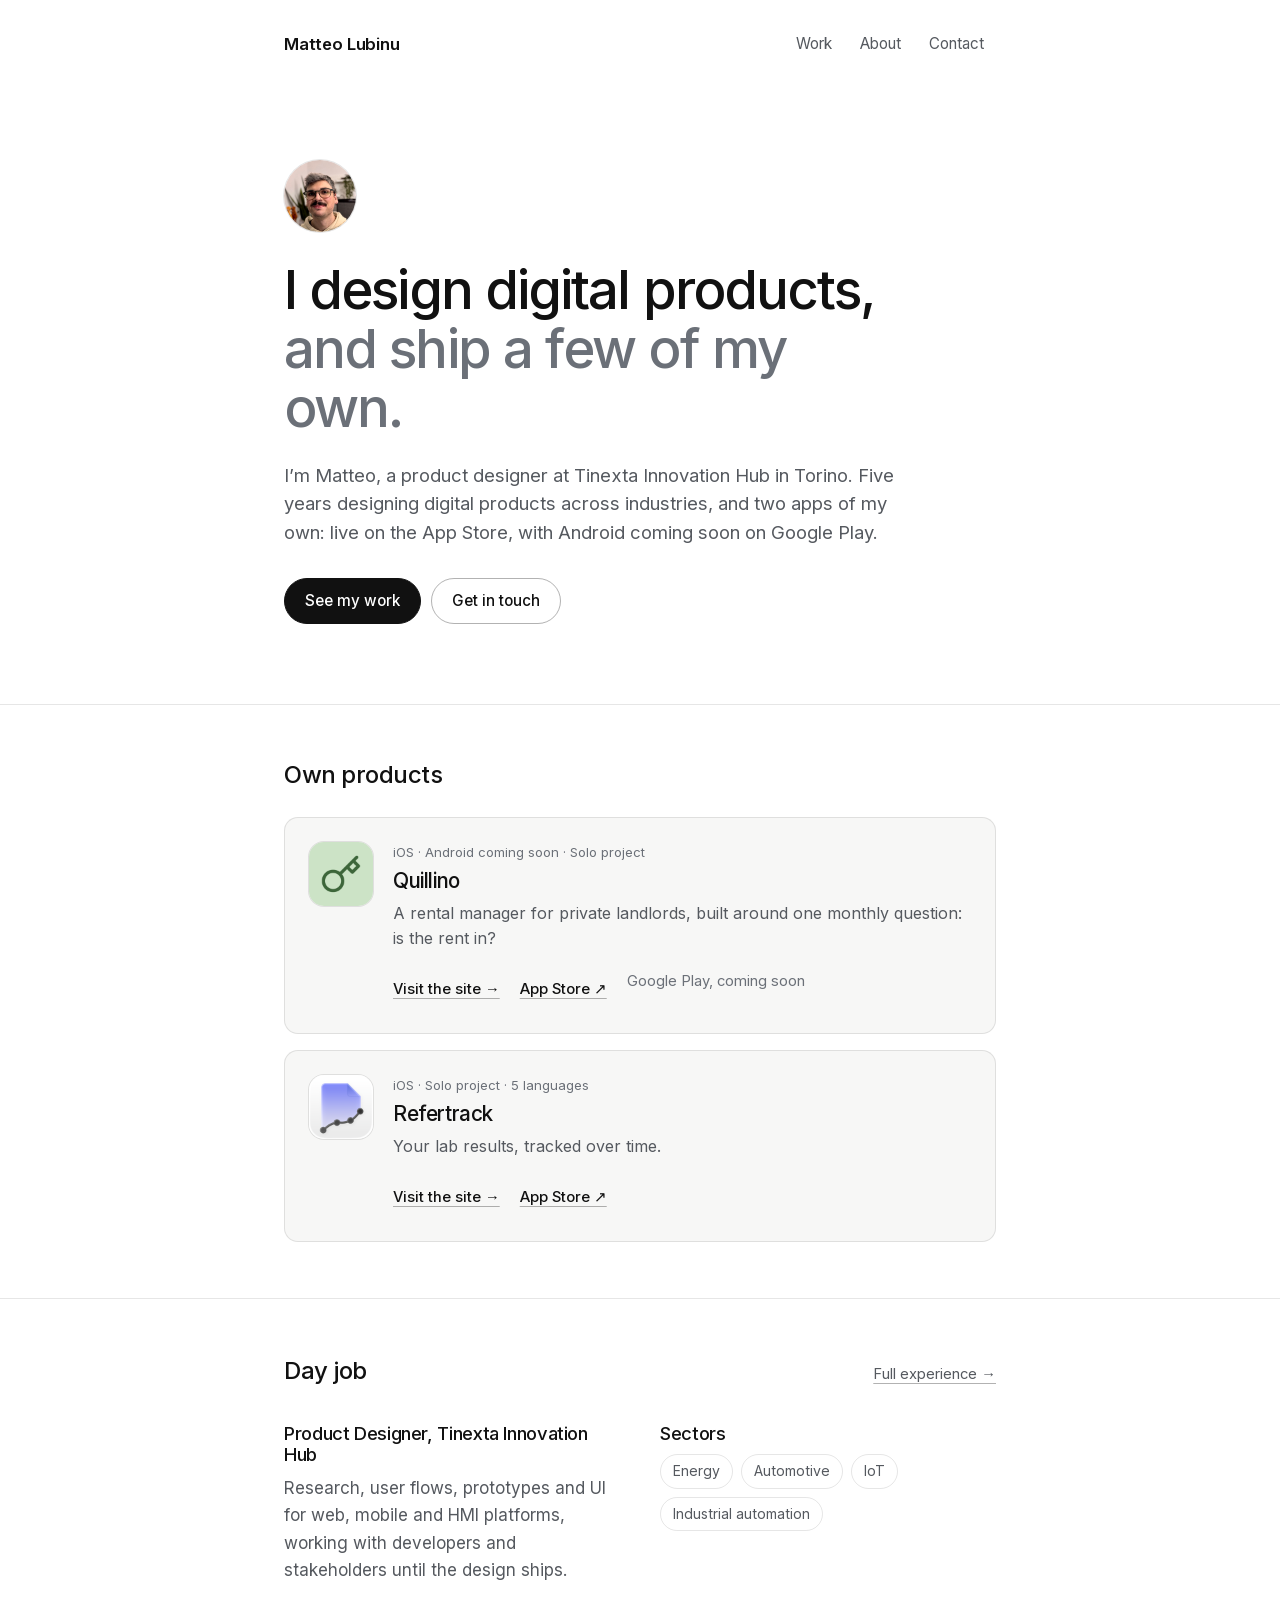
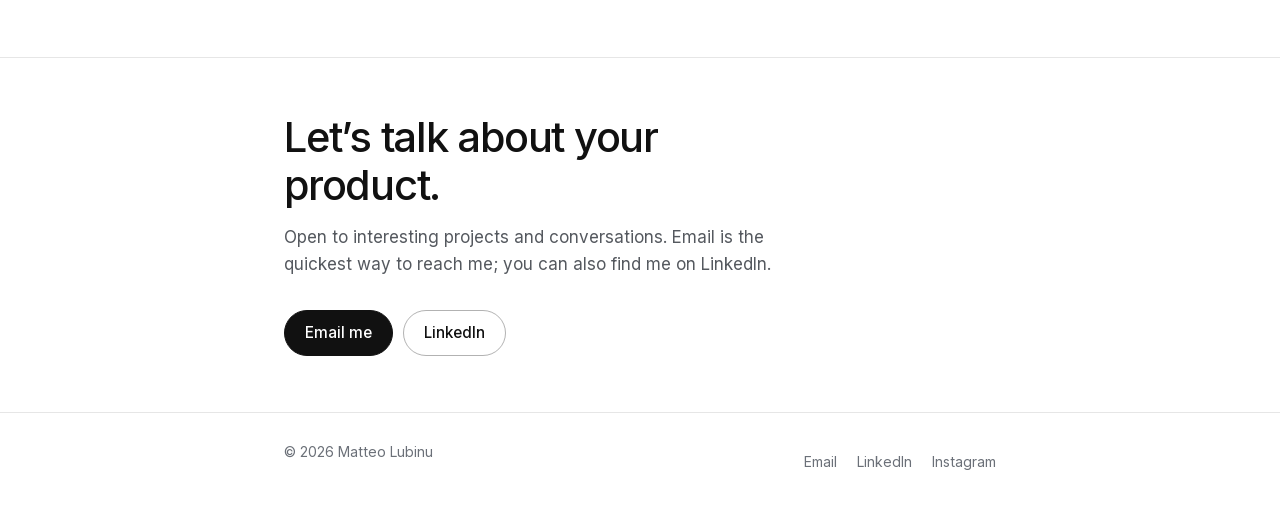
<file: index.html>
<!DOCTYPE html>
<html lang="en">
<head>
<meta charset="UTF-8">
<meta name="viewport" content="width=device-width, initial-scale=1.0">
<title>Matteo Lubinu, product designer</title>
<meta name="description" content="Matteo Lubinu, product designer in Torino. Five years of digital products for energy, automotive and industrial automation, plus the iOS apps Quillino and Refertrack.">
<meta name="theme-color" content="#ffffff" media="(prefers-color-scheme: light)">
<meta name="theme-color" content="#0e0e0e" media="(prefers-color-scheme: dark)">
<link rel="canonical" href="https://matteolubinu.github.io/">
<meta property="og:type" content="website">
<meta property="og:title" content="Matteo Lubinu, product designer">
<meta property="og:description" content="I design digital products, and ship a few of my own. Quillino, Refertrack, and five years of product design work.">
<meta property="og:url" content="https://matteolubinu.github.io/">
<meta property="og:image" content="https://matteolubinu.github.io/assets/photo.jpg">
<meta name="twitter:card" content="summary">
<link rel="icon" href="data:image/svg+xml,%3Csvg xmlns='http://www.w3.org/2000/svg' viewBox='0 0 32 32'%3E%3Crect width='32' height='32' rx='8' fill='%23111'/%3E%3Ctext x='16' y='23' font-size='19' font-family='Arial,sans-serif' font-weight='700' text-anchor='middle' fill='%23fff'%3EM%3C/text%3E%3C/svg%3E">
<link rel="preload" href="assets/fonts/inter-latin.woff2" as="font" type="font/woff2" crossorigin>
<link rel="stylesheet" href="style.css?v=20261018g">
<script type="application/ld+json">
{
  "@context": "https://schema.org",
  "@type": "Person",
  "name": "Matteo Lubinu",
  "jobTitle": "Product designer",
  "url": "https://matteolubinu.github.io/",
  "email": "lubisecond@gmail.com",
  "image": "https://matteolubinu.github.io/assets/photo.jpg",
  "worksFor": { "@type": "Organization", "name": "Tinexta Innovation Hub" },
  "address": { "@type": "PostalAddress", "addressLocality": "Torino", "addressCountry": "IT" },
  "sameAs": ["https://www.linkedin.com/in/matteo-lubinu/", "https://instagram.com/matteolubi"]
}
</script>
</head>
<body>

<a class="skip" href="#main">Skip to content</a>

<header class="site-header">
  <div class="wrap">
    <a class="wordmark" href="index.html">Matteo Lubinu</a>
    <nav class="nav" aria-label="Main">
      <a href="index.html#work">Work</a>
      <a href="about.html">About</a>
      <a href="index.html#contact">Contact</a>
    </nav>
  </div>
</header>

<main id="main">
  <section class="hero">
    <div class="wrap">
      <img class="avatar" src="assets/photo.jpg" alt="Portrait of Matteo Lubinu" width="72" height="72">
      <h1>I design digital products, <span>and ship a few of my own.</span></h1>
      <p class="lede">I&rsquo;m Matteo, a product designer at Tinexta Innovation Hub in Torino. Five years designing digital products across industries, and two apps of my own: live on the App Store, with Android coming soon on Google Play.</p>
      <div class="actions">
        <a class="btn btn-primary" href="#work">See my work</a>
        <a class="btn" href="mailto:lubisecond@gmail.com">Get in touch</a>
      </div>
    </div>
  </section>

  <section id="work">
    <div class="wrap">
      <div class="section-head">
        <h2>Own products</h2>
      </div>
      <div class="work-list">
        <article class="project">
          <img class="project-icon" src="assets/quillino-icon.png" alt="" width="64" height="64">
          <div>
            <p class="project-tags">iOS &middot; Android coming soon &middot; Solo project</p>
            <h3><a class="project-link" href="https://matteolubinu.github.io/quillino/">Quillino</a></h3>
            <p class="desc">A rental manager for private landlords, built around one monthly question: is the rent in?</p>
            <div class="project-actions">
              <a href="https://matteolubinu.github.io/quillino/">Visit the site &rarr;</a>
              <a href="https://apps.apple.com/it/app/quillino-gestione-affitti/id6774200347">App Store &nearr;</a>
              <span class="soon">Google Play, coming soon</span>
            </div>
          </div>
        </article>

        <article class="project">
          <img class="project-icon" src="assets/refertrack-icon.png" alt="" width="64" height="64">
          <div>
            <p class="project-tags">iOS &middot; Solo project &middot; 5 languages</p>
            <h3><a class="project-link" href="https://matteolubinu.github.io/refertrack/">Refertrack</a></h3>
            <p class="desc">Your lab results, tracked over time.</p>
            <div class="project-actions">
              <a href="https://matteolubinu.github.io/refertrack/">Visit the site &rarr;</a>
              <a href="https://apps.apple.com/it/app/refertrack-referti-ed-esami/id6792460771">App Store &nearr;</a>
            </div>
          </div>
        </article>
      </div>
    </div>
  </section>

  <section>
    <div class="wrap">
      <div class="section-head">
        <h2>Day job</h2>
        <a href="about.html">Full experience &rarr;</a>
      </div>
      <div class="pro">
        <div>
          <h3>Product Designer, Tinexta Innovation Hub</h3>
          <p>Research, user flows, prototypes and UI for web, mobile and HMI platforms, working with developers and stakeholders until the design ships.</p>
        </div>
        <div>
          <h3>Sectors</h3>
          <ul class="chips" aria-label="Sectors">
            <li>Energy</li><li>Automotive</li><li>IoT</li><li>Industrial automation</li>
          </ul>
        </div>
      </div>
    </div>
  </section>

  <section id="contact" class="contact">
    <div class="wrap">
      <h2>Let&rsquo;s talk about your product.</h2>
      <p>Open to interesting projects and conversations. Email is the quickest way to reach me; you can also find me on LinkedIn.</p>
      <div class="actions">
        <a class="btn btn-primary" href="mailto:lubisecond@gmail.com">Email me</a>
        <a class="btn" href="https://www.linkedin.com/in/matteo-lubinu/">LinkedIn</a>
      </div>
    </div>
  </section>
</main>

<footer class="site-footer">
  <div class="wrap">
    <p>&copy; 2026 Matteo Lubinu</p>
    <nav aria-label="Elsewhere">
      <a href="mailto:lubisecond@gmail.com">Email</a>
      <a href="https://www.linkedin.com/in/matteo-lubinu/">LinkedIn</a>
      <a href="https://instagram.com/matteolubi">Instagram</a>
    </nav>
  </div>
</footer>

</body>
</html>
</file>
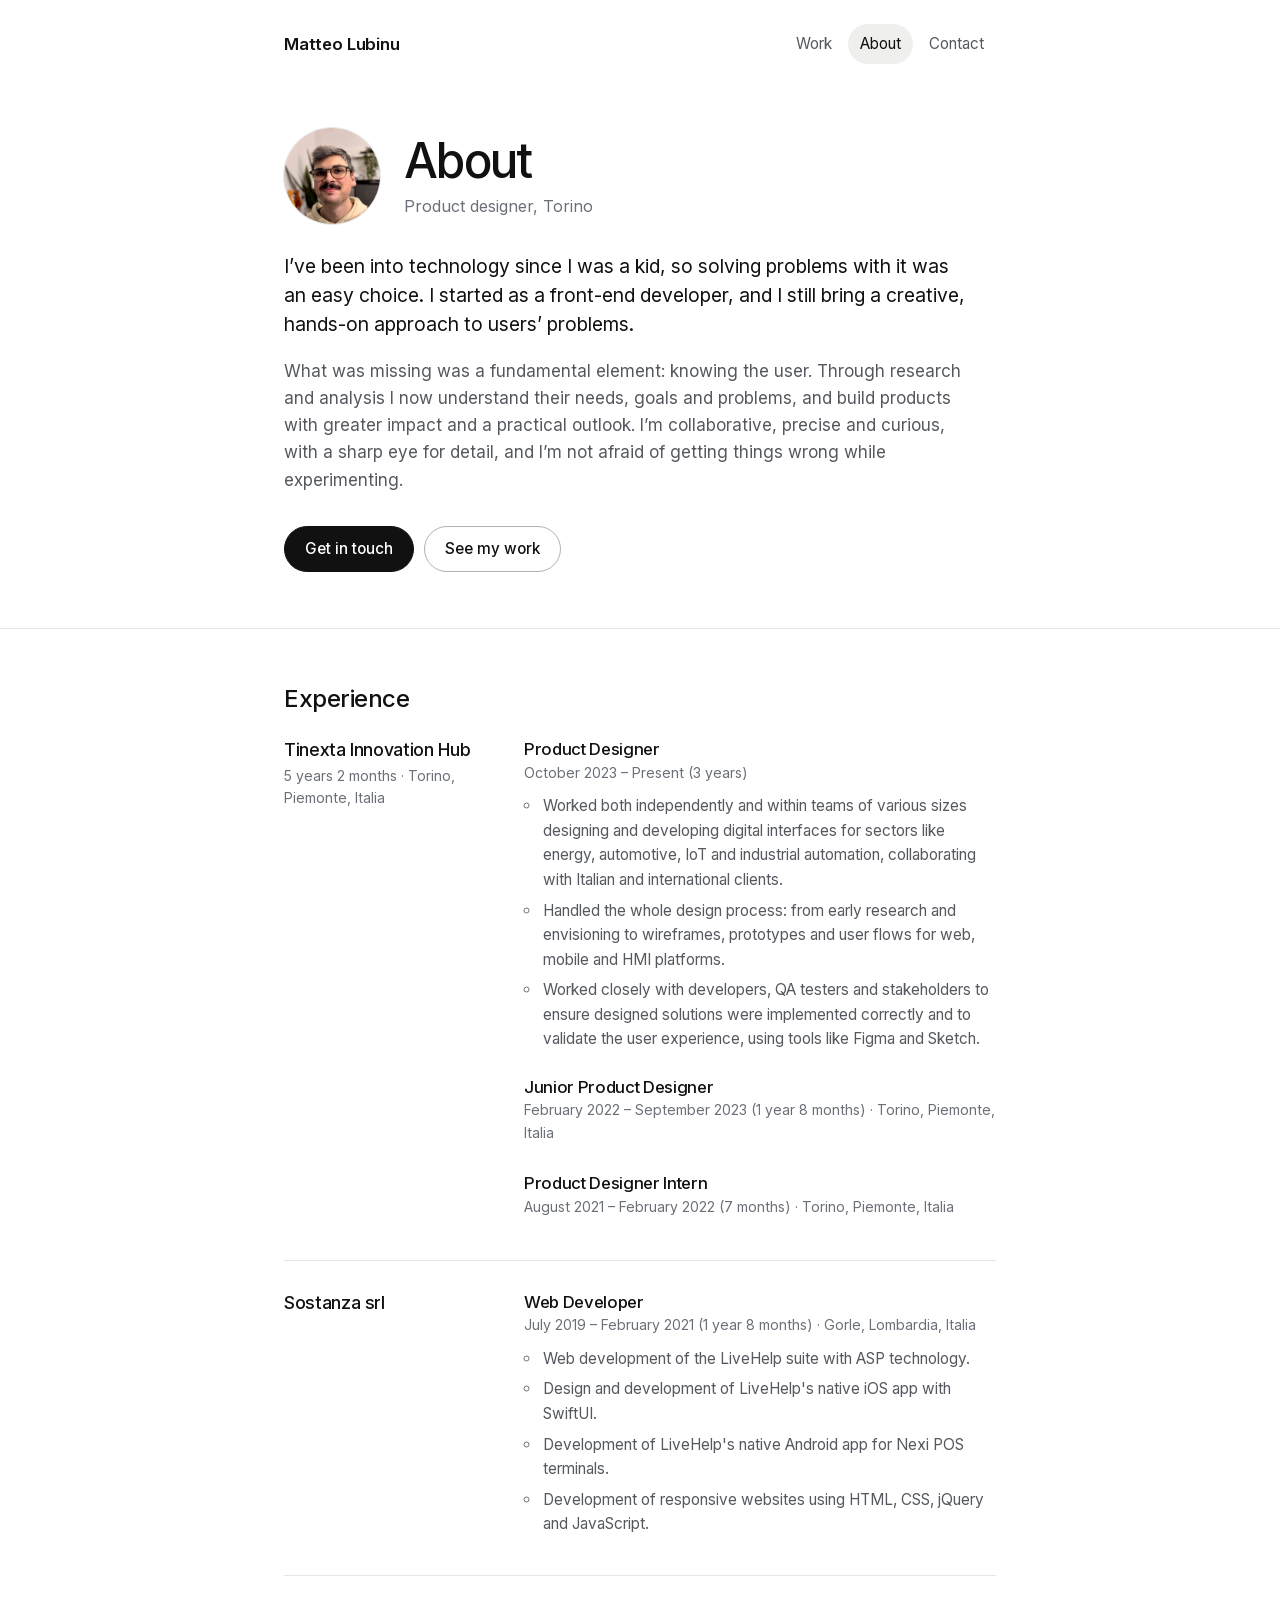
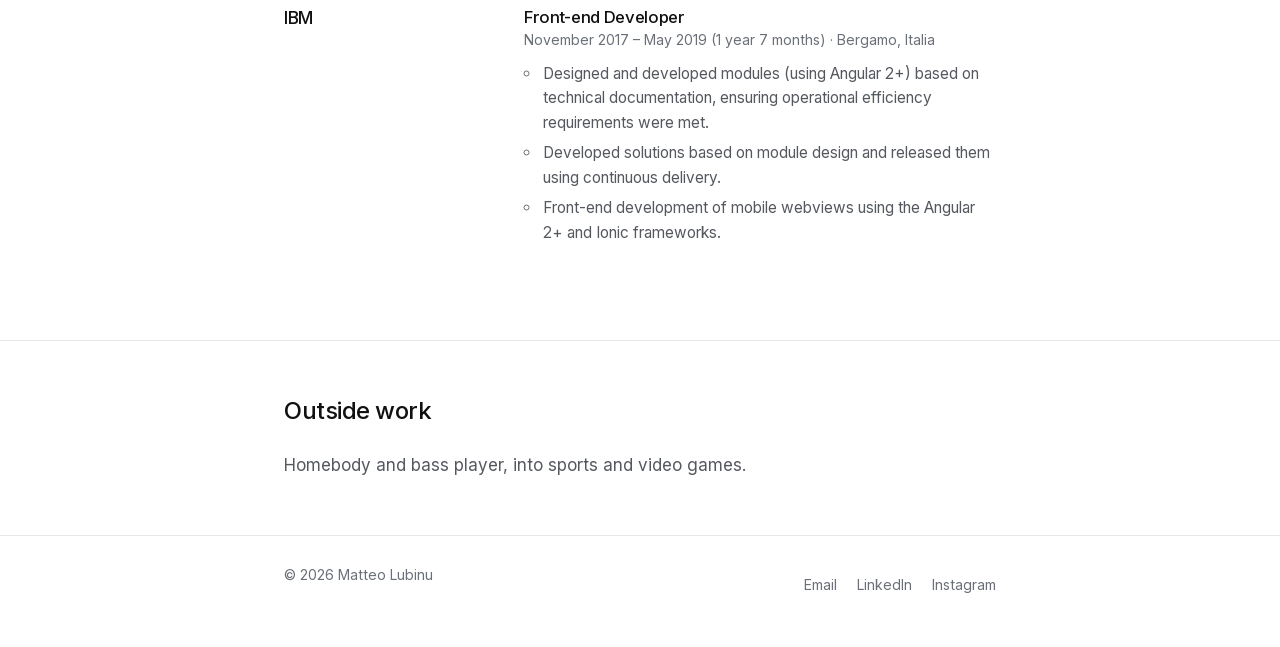
<file: about.html>
<!DOCTYPE html>
<html lang="en">
<head>
<meta charset="UTF-8">
<meta name="viewport" content="width=device-width, initial-scale=1.0">
<title>About | Matteo Lubinu</title>
<meta name="description" content="Matteo Lubinu, product designer: background and work experience.">
<meta name="theme-color" content="#ffffff" media="(prefers-color-scheme: light)">
<meta name="theme-color" content="#0e0e0e" media="(prefers-color-scheme: dark)">
<link rel="canonical" href="https://matteolubinu.github.io/about.html">
<meta property="og:type" content="profile">
<meta property="og:title" content="About | Matteo Lubinu">
<meta property="og:url" content="https://matteolubinu.github.io/about.html">
<meta property="og:image" content="https://matteolubinu.github.io/assets/photo.jpg">
<meta name="twitter:card" content="summary">
<link rel="icon" href="data:image/svg+xml,%3Csvg xmlns='http://www.w3.org/2000/svg' viewBox='0 0 32 32'%3E%3Crect width='32' height='32' rx='8' fill='%23111'/%3E%3Ctext x='16' y='23' font-size='19' font-family='Arial,sans-serif' font-weight='700' text-anchor='middle' fill='%23fff'%3EM%3C/text%3E%3C/svg%3E">
<link rel="preload" href="assets/fonts/inter-latin.woff2" as="font" type="font/woff2" crossorigin>
<link rel="stylesheet" href="style.css?v=20261018g">
</head>
<body>

<a class="skip" href="#main">Skip to content</a>

<header class="site-header">
  <div class="wrap">
    <a class="wordmark" href="index.html">Matteo Lubinu</a>
    <nav class="nav" aria-label="Main">
      <a href="index.html#work">Work</a>
      <a href="about.html" aria-current="page">About</a>
      <a href="index.html#contact">Contact</a>
    </nav>
  </div>
</header>

<main id="main">
  <section class="page-hero">
    <div class="wrap">
      <div class="intro">
        <img class="avatar" src="assets/photo.jpg" alt="Portrait of Matteo Lubinu" width="96" height="96">
        <div>
          <h1>About</h1>
          <p class="role">Product designer, Torino</p>
        </div>
      </div>
      <div class="prose">
        <p>I&rsquo;ve been into technology since I was a kid, so solving problems with it was an easy choice. I started as a front-end developer, and I still bring a creative, hands-on approach to users&rsquo; problems.</p>
        <p>What was missing was a fundamental element: knowing the user. Through research and analysis I now understand their needs, goals and problems, and build products with greater impact and a practical outlook. I&rsquo;m collaborative, precise and curious, with a sharp eye for detail, and I&rsquo;m not afraid of getting things wrong while experimenting.</p>
      </div>
      <div class="actions">
        <a class="btn btn-primary" href="mailto:lubisecond@gmail.com">Get in touch</a>
        <a class="btn" href="index.html#work">See my work</a>
      </div>
    </div>
  </section>

  <section>
    <div class="wrap">
      <div class="section-head"><h2>Experience</h2></div>
      <ul class="xp-list">

        <li class="xp-company">
          <div class="xp-side">
            <h3>Tinexta Innovation Hub</h3>
            <p class="xp-total">5 years 2 months &middot; Torino, Piemonte, Italia</p>
          </div>
          <div class="xp-roles">

          <div class="xp-role">
            <h4>Product Designer</h4>
            <p class="xp-meta">October 2023 &ndash; Present (3 years)</p>
            <ul>
              <li>Worked both independently and within teams of various sizes designing and developing digital interfaces for sectors like energy, automotive, IoT and industrial automation, collaborating with Italian and international clients.</li>
              <li>Handled the whole design process: from early research and envisioning to wireframes, prototypes and user flows for web, mobile and HMI platforms.</li>
              <li>Worked closely with developers, QA testers and stakeholders to ensure designed solutions were implemented correctly and to validate the user experience, using tools like Figma and Sketch.</li>
            </ul>
          </div>

          <div class="xp-role">
            <h4>Junior Product Designer</h4>
            <p class="xp-meta">February 2022 &ndash; September 2023 (1 year 8 months) &middot; Torino, Piemonte, Italia</p>
          </div>

          <div class="xp-role">
            <h4>Product Designer Intern</h4>
            <p class="xp-meta">August 2021 &ndash; February 2022 (7 months) &middot; Torino, Piemonte, Italia</p>
          </div>
          </div>
        </li>

        <li class="xp-company">
          <div class="xp-side">
            <h3>Sostanza srl</h3>
            
          </div>
          <div class="xp-roles"><div class="xp-role">
            <h4>Web Developer</h4>
            <p class="xp-meta">July 2019 &ndash; February 2021 (1 year 8 months) &middot; Gorle, Lombardia, Italia</p>
            <ul>
              <li>Web development of the LiveHelp suite with ASP technology.</li>
              <li>Design and development of LiveHelp's native iOS app with SwiftUI.</li>
              <li>Development of LiveHelp's native Android app for Nexi POS terminals.</li>
              <li>Development of responsive websites using HTML, CSS, jQuery and JavaScript.</li>
            </ul>
          </div>
          </div>
        </li>

        <li class="xp-company">
          <div class="xp-side">
            <h3>IBM</h3>
            
          </div>
          <div class="xp-roles"><div class="xp-role">
            <h4>Front-end Developer</h4>
            <p class="xp-meta">November 2017 &ndash; May 2019 (1 year 7 months) &middot; Bergamo, Italia</p>
            <ul>
              <li>Designed and developed modules (using Angular 2+) based on technical documentation, ensuring operational efficiency requirements were met.</li>
              <li>Developed solutions based on module design and released them using continuous delivery.</li>
              <li>Front-end development of mobile webviews using the Angular 2+ and Ionic frameworks.</li>
            </ul>
          </div>
          </div>
        </li>

      </ul>
    </div>
  </section>

  <section>
    <div class="wrap">
      <div class="section-head"><h2>Outside work</h2></div>
      <p class="outside">Homebody and bass player, into sports and video games.</p>
    </div>
  </section>
</main>

<footer class="site-footer">
  <div class="wrap">
    <p>&copy; 2026 Matteo Lubinu</p>
    <nav aria-label="Elsewhere">
      <a href="mailto:lubisecond@gmail.com">Email</a>
      <a href="https://www.linkedin.com/in/matteo-lubinu/">LinkedIn</a>
      <a href="https://instagram.com/matteolubi">Instagram</a>
    </nav>
  </div>
</footer>

</body>
</html>
</file>
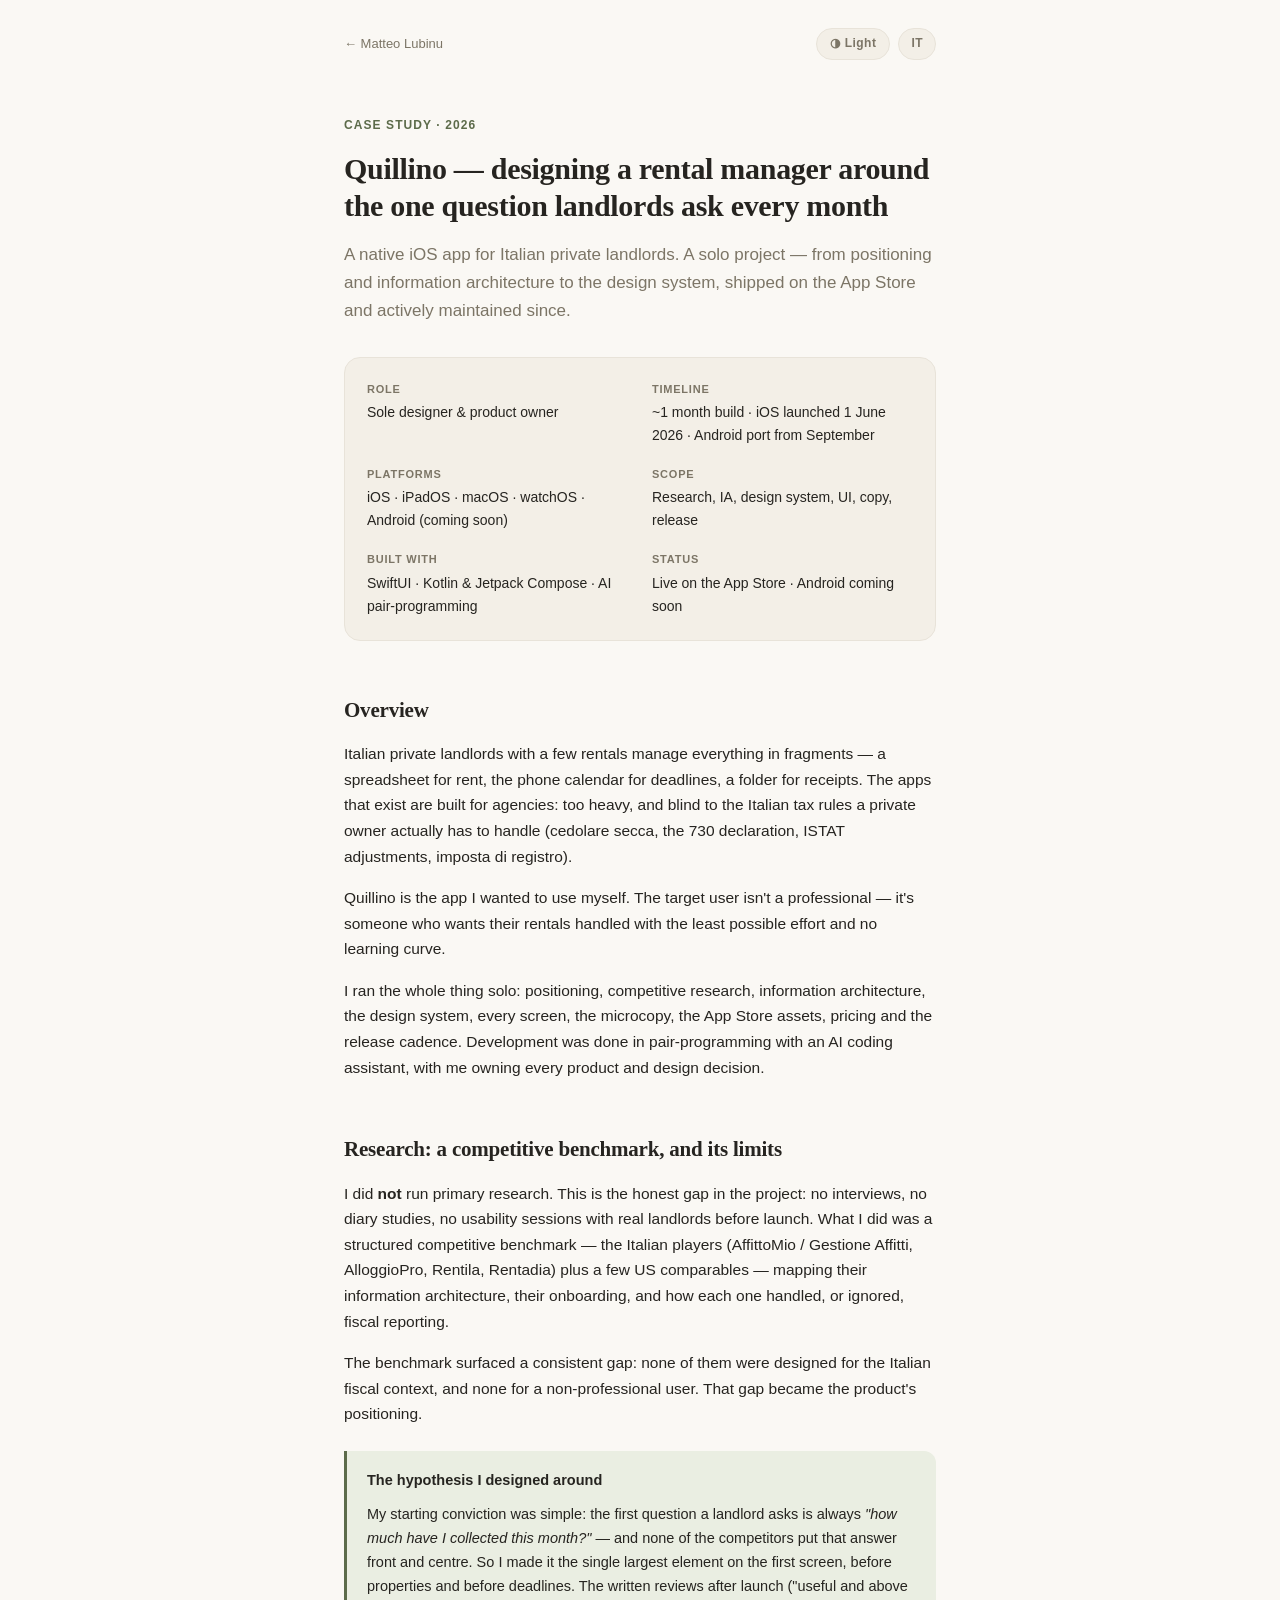
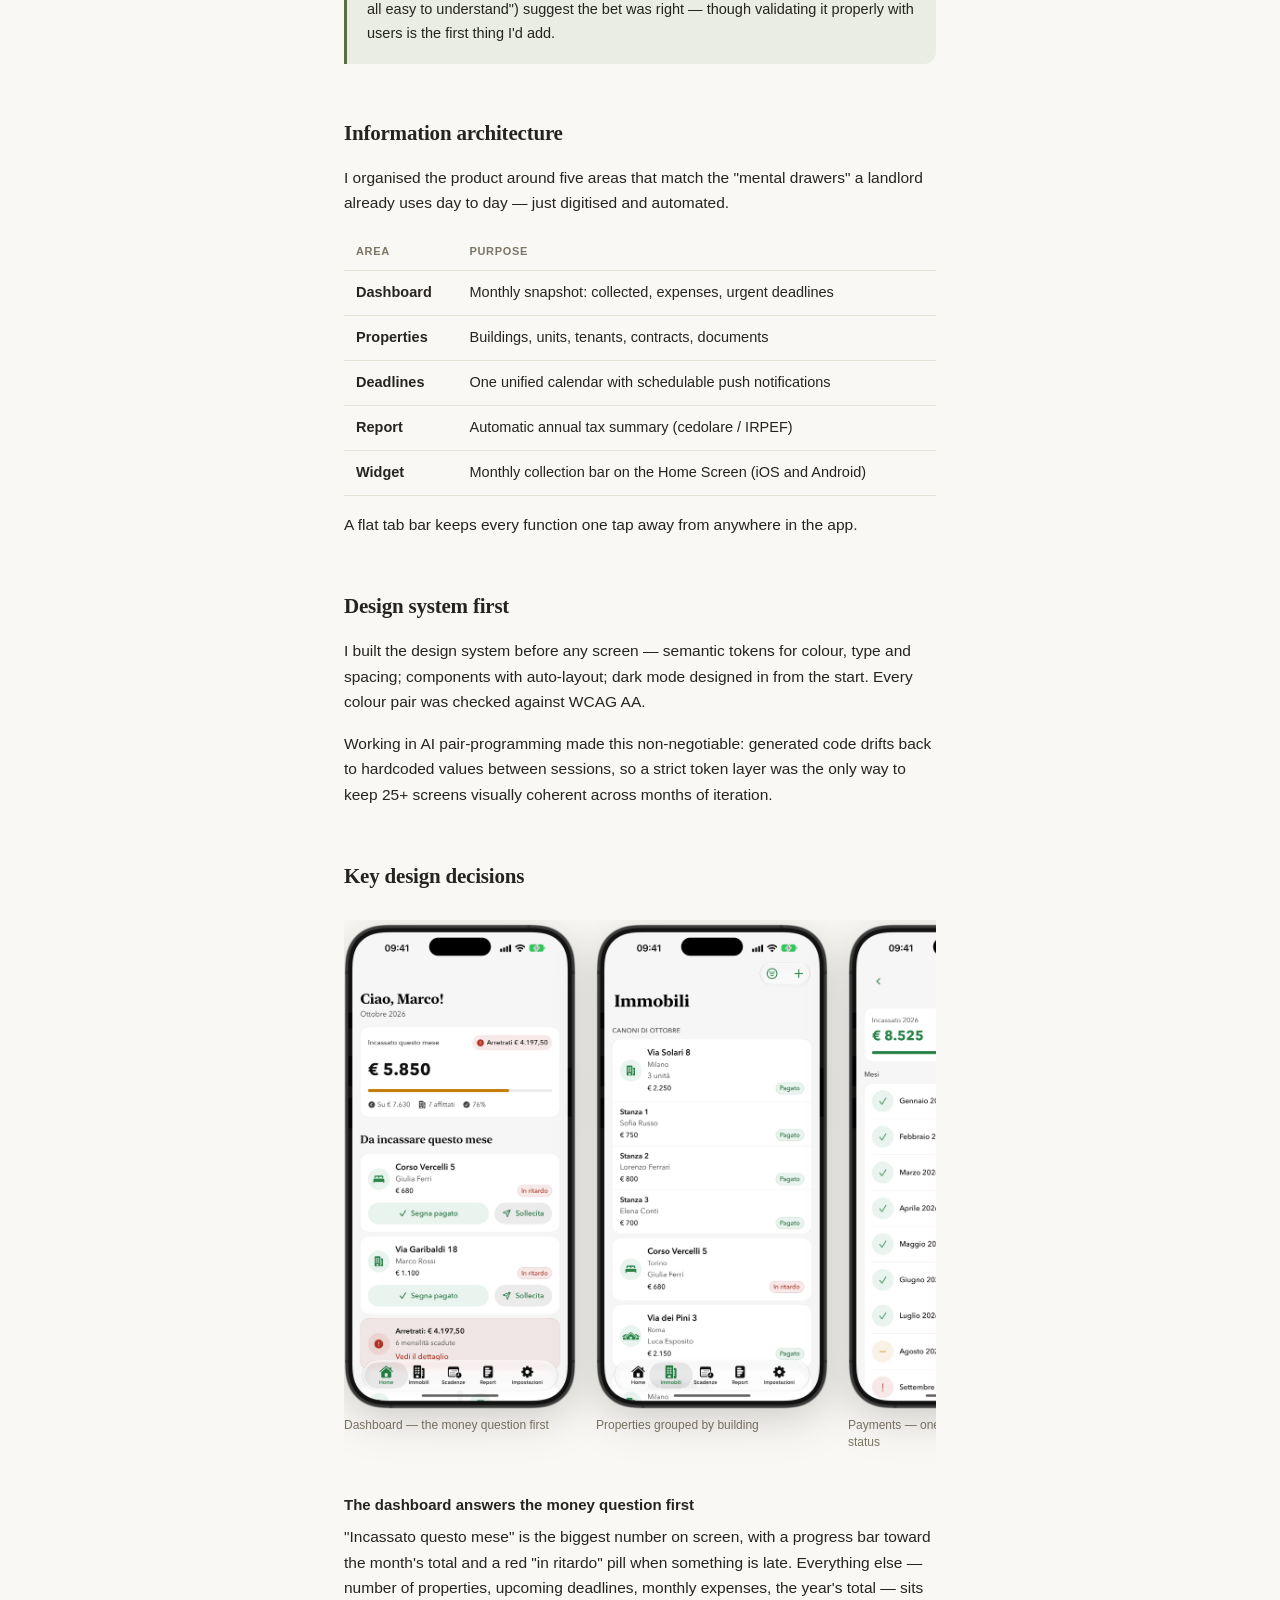
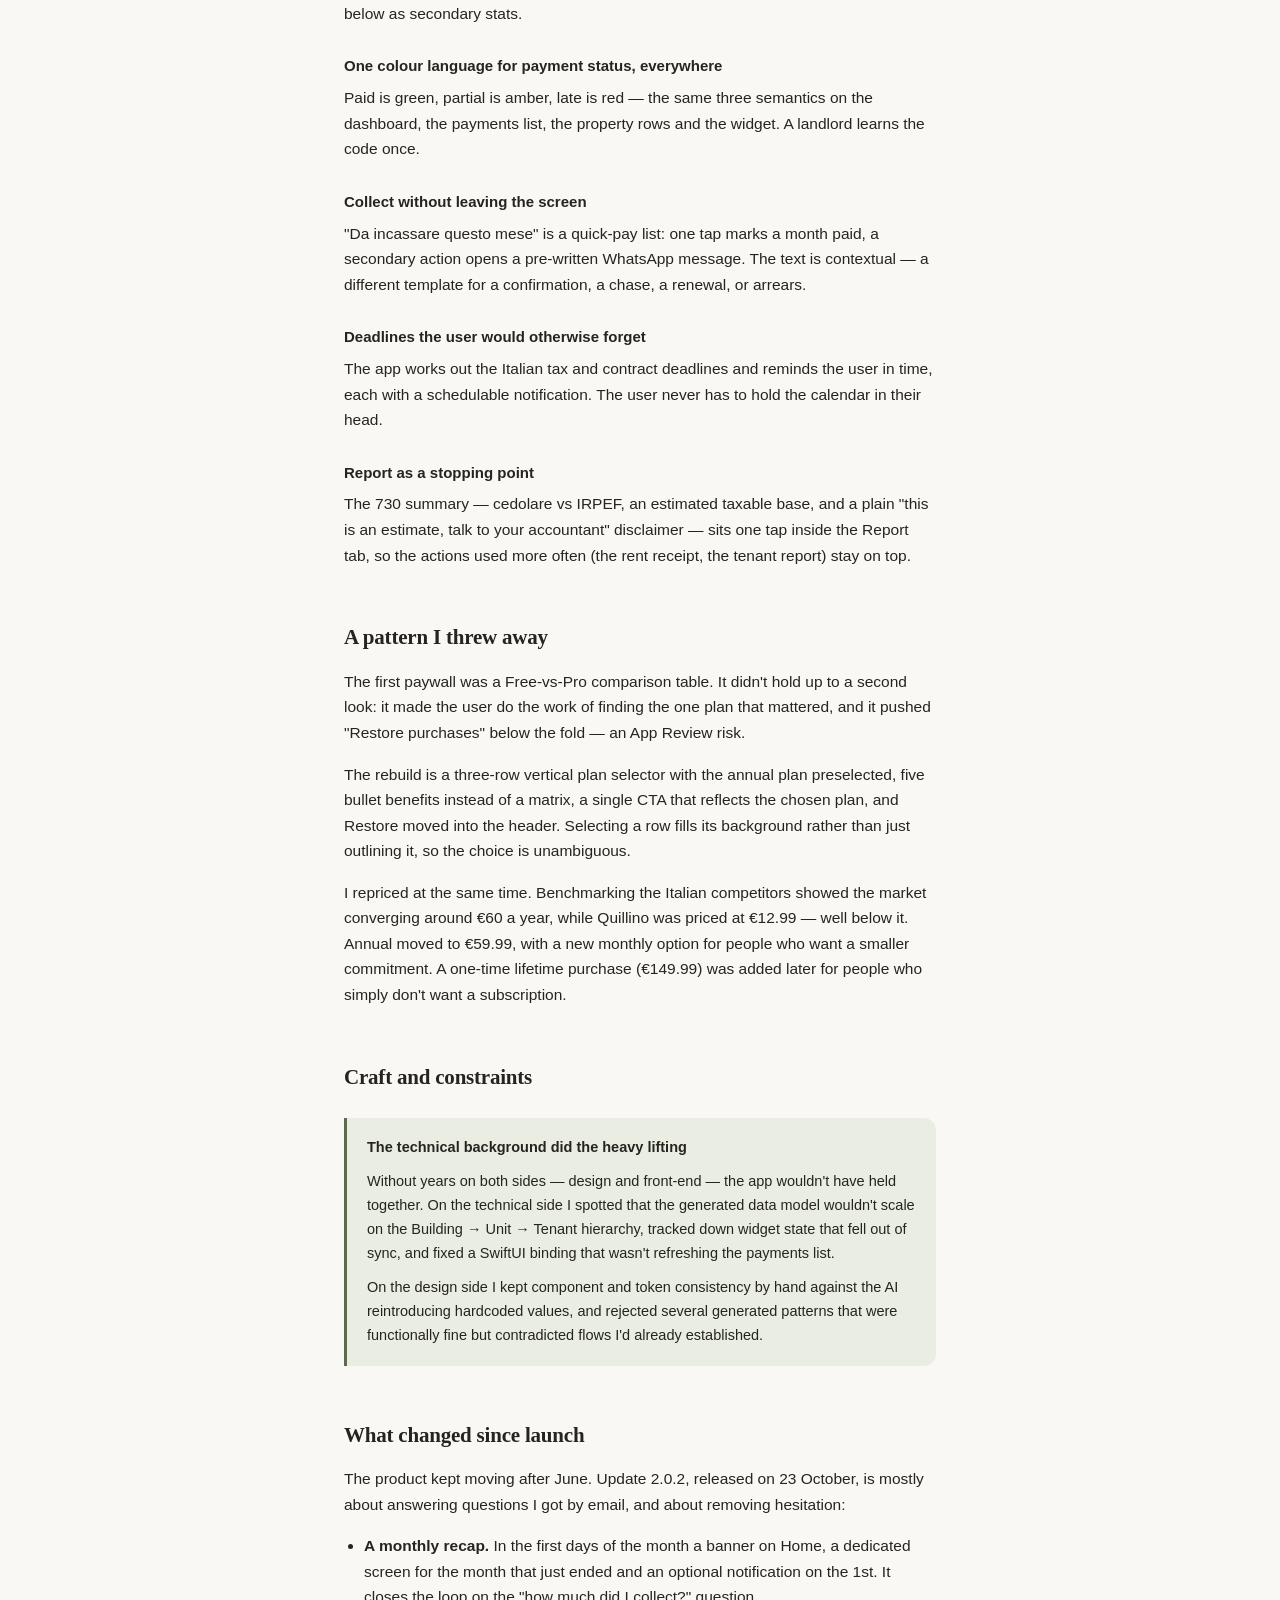
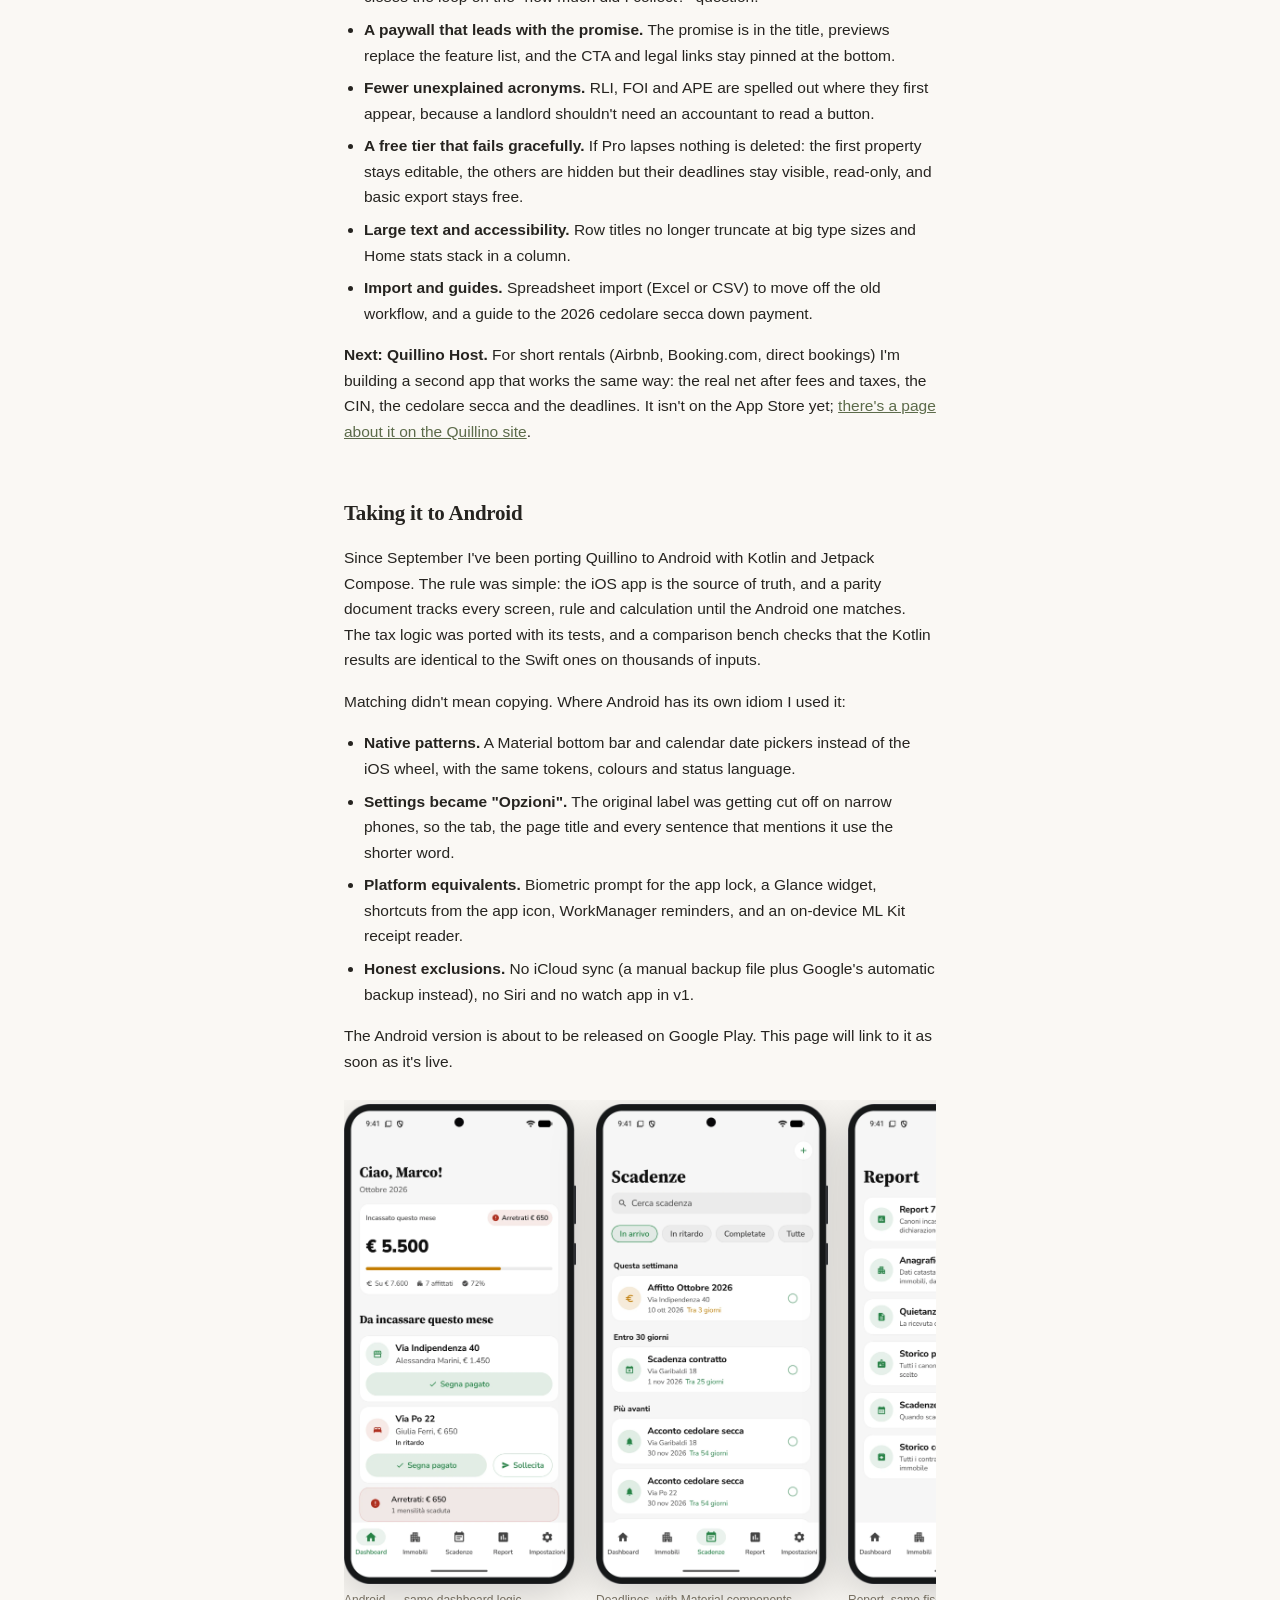
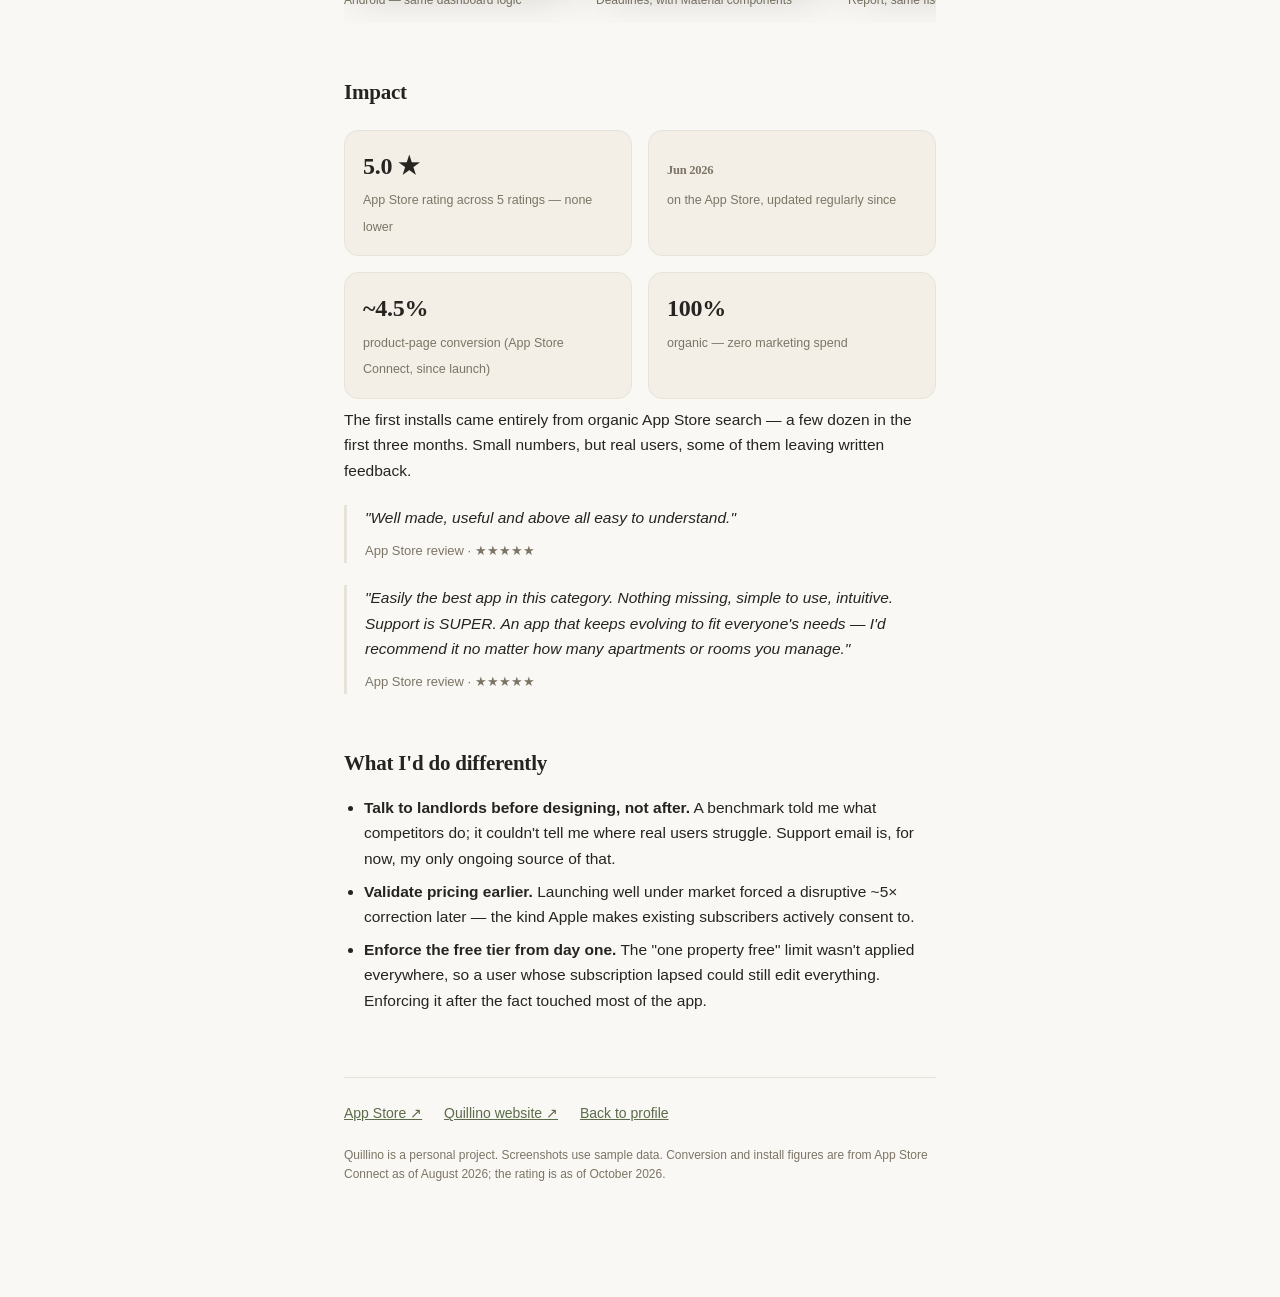
<file: quillino.html>
<!DOCTYPE html>
<html lang="en">
<head>
<meta charset="UTF-8">
<meta name="viewport" content="width=device-width, initial-scale=1.0">
<title>Quillino — Case study — Matteo Lubinu</title>
<meta name="description" content="Case study: designing Quillino, a native iOS rental manager for Italian private landlords.">
<meta name="robots" content="noindex">
<link rel="icon" href="data:,">
<link rel="stylesheet" href="quillino.css?v=20261018b">
</head>
<body>
<main class="wrap">

  <div class="topbar">
    <a class="back" href="index.html">← Matteo Lubinu</a>
    <div class="toggles">
      <button class="pill" id="shots-theme" type="button" aria-label="Screenshot theme"></button>
      <button class="pill" id="lang" type="button" aria-label="Cambia lingua">IT</button>
    </div>
  </div>

  <!-- ================= HEADER ================= -->
  <header>
    <p class="eyebrow"><span class="lang-en">Case study · 2026</span><span class="lang-it">Case study · 2026</span></p>
    <h1>
      <span class="lang-en">Quillino — designing a rental manager around the one question landlords ask every month</span>
      <span class="lang-it">Quillino — progettare un gestionale per affitti attorno all'unica domanda che ogni proprietario si fa ogni mese</span>
    </h1>
    <p class="lede">
      <span class="lang-en">A native iOS app for Italian private landlords. A solo project — from positioning and information architecture to the design system, shipped on the App Store and actively maintained since.</span>
      <span class="lang-it">App iOS nativa per piccoli proprietari italiani. Progetto personale — dal posizionamento e l'architettura informativa fino al design system, pubblicata su App Store e aggiornata di continuo dal lancio.</span>
    </p>
  </header>

  <dl class="meta">
    <div>
      <dt><span class="lang-en">Role</span><span class="lang-it">Ruolo</span></dt>
      <dd><span class="lang-en">Sole designer &amp; product owner</span><span class="lang-it">Unico designer e product owner</span></dd>
    </div>
    <div>
      <dt><span class="lang-en">Timeline</span><span class="lang-it">Tempistiche</span></dt>
      <dd><span class="lang-en">~1 month build · iOS launched 1 June 2026 · Android port from September</span><span class="lang-it">~1 mese di sviluppo · lancio iOS 1° giugno 2026 · porting Android da settembre</span></dd>
    </div>
    <div>
      <dt><span class="lang-en">Platforms</span><span class="lang-it">Piattaforme</span></dt>
      <dd>iOS · iPadOS · macOS · watchOS · <span class="lang-en">Android (coming soon)</span><span class="lang-it">Android (in arrivo)</span></dd>
    </div>
    <div>
      <dt><span class="lang-en">Scope</span><span class="lang-it">Ambito</span></dt>
      <dd><span class="lang-en">Research, IA, design system, UI, copy, release</span><span class="lang-it">Ricerca, IA, design system, UI, copy, rilascio</span></dd>
    </div>
    <div>
      <dt><span class="lang-en">Built with</span><span class="lang-it">Realizzata con</span></dt>
      <dd><span class="lang-en">SwiftUI · Kotlin &amp; Jetpack Compose · AI pair-programming</span><span class="lang-it">SwiftUI · Kotlin e Jetpack Compose · sviluppo in coppia con l'AI</span></dd>
    </div>
    <div>
      <dt><span class="lang-en">Status</span><span class="lang-it">Stato</span></dt>
      <dd><span class="lang-en">Live on the App Store · Android coming soon</span><span class="lang-it">Pubblicata su App Store · Android in arrivo</span></dd>
    </div>
  </dl>

  <!-- ================= OVERVIEW ================= -->
  <section>
    <div class="lang-en">
      <h2>Overview</h2>
      <p>Italian private landlords with a few rentals manage everything in fragments — a spreadsheet for rent, the phone calendar for deadlines, a folder for receipts. The apps that exist are built for agencies: too heavy, and blind to the Italian tax rules a private owner actually has to handle (cedolare secca, the 730 declaration, ISTAT adjustments, imposta di registro).</p>
      <p>Quillino is the app I wanted to use myself. The target user isn't a professional — it's someone who wants their rentals handled with the least possible effort and no learning curve.</p>
      <p>I ran the whole thing solo: positioning, competitive research, information architecture, the design system, every screen, the microcopy, the App Store assets, pricing and the release cadence. Development was done in pair-programming with an AI coding assistant, with me owning every product and design decision.</p>
    </div>
    <div class="lang-it">
      <h2>Contesto</h2>
      <p>I piccoli proprietari italiani che gestiscono pochi immobili tengono tutto in modo frammentato — un foglio Excel per gli affitti, il calendario del telefono per le scadenze, una cartella per le ricevute. Le app che esistono sono pensate per le agenzie: troppo pesanti, e cieche rispetto alle regole fiscali italiane con cui un privato deve davvero fare i conti (cedolare secca, dichiarazione 730, adeguamenti ISTAT, imposta di registro).</p>
      <p>Quillino è l'app che volevo usare io per primo. L'utente di riferimento non è un professionista: è una persona che vuole gestire i propri affitti con il minimo sforzo e senza curva di apprendimento.</p>
      <p>Ho seguito tutto da solo: posizionamento, ricerca sui competitor, architettura informativa, design system, ogni schermata, i microtesti, gli asset per l'App Store, i prezzi e il ritmo dei rilasci. Lo sviluppo è stato fatto in coppia con un assistente AI, con me a decidere ogni scelta di prodotto e di design.</p>
    </div>
  </section>

  <!-- ================= RESEARCH ================= -->
  <section>
    <div class="lang-en">
      <h2>Research: a competitive benchmark, and its limits</h2>
      <p>I did <strong>not</strong> run primary research. This is the honest gap in the project: no interviews, no diary studies, no usability sessions with real landlords before launch. What I did was a structured competitive benchmark — the Italian players (AffittoMio / Gestione Affitti, AlloggioPro, Rentila, Rentadia) plus a few US comparables — mapping their information architecture, their onboarding, and how each one handled, or ignored, fiscal reporting.</p>
      <p>The benchmark surfaced a consistent gap: none of them were designed for the Italian fiscal context, and none for a non-professional user. That gap became the product's positioning.</p>
      <div class="callout">
        <p><strong>The hypothesis I designed around</strong></p>
        <p>My starting conviction was simple: the first question a landlord asks is always <em>"how much have I collected this month?"</em> — and none of the competitors put that answer front and centre. So I made it the single largest element on the first screen, before properties and before deadlines. The written reviews after launch ("useful and above all easy to understand") suggest the bet was right — though validating it properly with users is the first thing I'd add.</p>
      </div>
    </div>
    <div class="lang-it">
      <h2>Ricerca: un benchmark competitivo, e i suoi limiti</h2>
      <p><strong>Non</strong> ho condotto ricerca primaria. Questo è il limite onesto del progetto: nessuna intervista, nessun diary study, nessuna sessione di usability con proprietari reali prima del lancio. Quello che ho fatto è un benchmark competitivo strutturato — gli attori italiani (AffittoMio / Gestione Affitti, AlloggioPro, Rentila, Rentadia) più alcuni comparabili statunitensi — mappandone l'architettura informativa, l'onboarding e il modo in cui ciascuno gestiva, o ignorava, la parte fiscale.</p>
      <p>Il benchmark ha fatto emergere un gap ricorrente: nessuno era progettato per il contesto fiscale italiano, e nessuno per un utente non professionale. Quel gap è diventato il posizionamento del prodotto.</p>
      <div class="callout">
        <p><strong>L'ipotesi attorno a cui ho progettato</strong></p>
        <p>La convinzione di partenza era semplice: la prima domanda che si fa un proprietario è sempre <em>"quanto ho incassato questo mese?"</em> — e nessuno dei competitor metteva quella risposta in primo piano. Così l'ho resa l'elemento più grande della prima schermata, prima degli immobili e prima delle scadenze. Le recensioni scritte dopo il lancio ("utile e soprattutto facile da capire") suggeriscono che la scommessa fosse giusta — anche se validarla davvero con gli utenti è la prima cosa che aggiungerei.</p>
      </div>
    </div>
  </section>

  <!-- ================= IA ================= -->
  <section>
    <div class="lang-en">
      <h2>Information architecture</h2>
      <p>I organised the product around five areas that match the "mental drawers" a landlord already uses day to day — just digitised and automated.</p>
      <table>
        <tr><th>Area</th><th>Purpose</th></tr>
        <tr><td>Dashboard</td><td>Monthly snapshot: collected, expenses, urgent deadlines</td></tr>
        <tr><td>Properties</td><td>Buildings, units, tenants, contracts, documents</td></tr>
        <tr><td>Deadlines</td><td>One unified calendar with schedulable push notifications</td></tr>
        <tr><td>Report</td><td>Automatic annual tax summary (cedolare / IRPEF)</td></tr>
        <tr><td>Widget</td><td>Monthly collection bar on the Home Screen (iOS and Android)</td></tr>
      </table>
      <p>A flat tab bar keeps every function one tap away from anywhere in the app.</p>
    </div>
    <div class="lang-it">
      <h2>Architettura informativa</h2>
      <p>Ho organizzato il prodotto attorno a cinque aree che corrispondono ai "cassetti mentali" che un proprietario usa già nella gestione quotidiana — solo digitalizzati e automatizzati.</p>
      <table>
        <tr><th>Area</th><th>Scopo</th></tr>
        <tr><td>Dashboard</td><td>Colpo d'occhio mensile: incassato, spese, scadenze urgenti</td></tr>
        <tr><td>Immobili</td><td>Edifici, unità, inquilini, contratti, documenti</td></tr>
        <tr><td>Scadenze</td><td>Un calendario unico con notifiche push programmabili</td></tr>
        <tr><td>Report</td><td>Riepilogo fiscale annuo automatico (cedolare / IRPEF)</td></tr>
        <tr><td>Widget</td><td>Barra di incasso mensile sulla Home Screen (iOS e Android)</td></tr>
      </table>
      <p>Una tab bar piatta tiene ogni funzione a un tap di distanza da qualsiasi punto dell'app.</p>
    </div>
  </section>

  <!-- ================= DESIGN SYSTEM ================= -->
  <section>
    <div class="lang-en">
      <h2>Design system first</h2>
      <p>I built the design system before any screen — semantic tokens for colour, type and spacing; components with auto-layout; dark mode designed in from the start. Every colour pair was checked against WCAG AA.</p>
      <p>Working in AI pair-programming made this non-negotiable: generated code drifts back to hardcoded values between sessions, so a strict token layer was the only way to keep 25+ screens visually coherent across months of iteration.</p>
    </div>
    <div class="lang-it">
      <h2>Il design system per primo</h2>
      <p>Ho costruito il design system prima di qualsiasi schermata — token semantici per colore, tipografia e spaziatura; componenti con auto-layout; dark mode prevista fin dall'inizio. Ogni coppia di colori è stata verificata rispetto a WCAG AA.</p>
      <p>Lavorare in coppia con l'AI lo ha reso irrinunciabile: il codice generato tende a tornare a valori hardcoded tra una sessione e l'altra, quindi un layer di token rigoroso era l'unico modo per tenere oltre 25 schermate visivamente coerenti lungo mesi di iterazione.</p>
    </div>
  </section>

  <!-- ================= KEY DECISIONS ================= -->
  <section>
    <div class="lang-en"><h2>Key design decisions</h2></div>
    <div class="lang-it"><h2>Decisioni di design principali</h2></div>

    <div class="shots" aria-label="Quillino screenshots">
      <figure>
        <img src="assets/quillino/01-dashboard-dark.webp" data-light="assets/quillino/01-dashboard-light.webp" data-dark="assets/quillino/01-dashboard-dark.webp" alt="Quillino dashboard" loading="lazy">
        <figcaption><span class="lang-en">Dashboard — the money question first</span><span class="lang-it">Dashboard — prima la domanda sui soldi</span></figcaption>
      </figure>
      <figure>
        <img src="assets/quillino/02-immobili-dark.webp" data-light="assets/quillino/02-immobili-light.webp" data-dark="assets/quillino/02-immobili-dark.webp" alt="Quillino properties list grouped by building" loading="lazy">
        <figcaption><span class="lang-en">Properties grouped by building</span><span class="lang-it">Immobili raggruppati per edificio</span></figcaption>
      </figure>
      <figure>
        <img src="assets/quillino/03-pagamenti-dark.webp" data-light="assets/quillino/03-pagamenti-light.webp" data-dark="assets/quillino/03-pagamenti-dark.webp" alt="Quillino payments by month" loading="lazy">
        <figcaption><span class="lang-en">Payments — one colour language for status</span><span class="lang-it">Pagamenti — un solo linguaggio di colore per lo stato</span></figcaption>
      </figure>
      <figure>
        <img src="assets/quillino/04-scadenze-dark.webp" data-light="assets/quillino/04-scadenze-light.webp" data-dark="assets/quillino/04-scadenze-dark.webp" alt="Quillino deadlines list" loading="lazy">
        <figcaption><span class="lang-en">Deadlines — the Italian ones, generated for you</span><span class="lang-it">Scadenze — quelle italiane, generate al posto tuo</span></figcaption>
      </figure>
      <figure>
        <img src="assets/quillino/05-report-dark.webp" data-light="assets/quillino/05-report-light.webp" data-dark="assets/quillino/05-report-dark.webp" alt="Quillino annual tax report" loading="lazy">
        <figcaption><span class="lang-en">Report — a stopping point, not a wall of numbers</span><span class="lang-it">Report — un punto d'arrivo, non un muro di numeri</span></figcaption>
      </figure>
    </div>

    <div class="lang-en">
      <h3>The dashboard answers the money question first</h3>
      <p>"Incassato questo mese" is the biggest number on screen, with a progress bar toward the month's total and a red "in ritardo" pill when something is late. Everything else — number of properties, upcoming deadlines, monthly expenses, the year's total — sits below as secondary stats.</p>
      <h3>One colour language for payment status, everywhere</h3>
      <p>Paid is green, partial is amber, late is red — the same three semantics on the dashboard, the payments list, the property rows and the widget. A landlord learns the code once.</p>
      <h3>Collect without leaving the screen</h3>
      <p>"Da incassare questo mese" is a quick-pay list: one tap marks a month paid, a secondary action opens a pre-written WhatsApp message. The text is contextual — a different template for a confirmation, a chase, a renewal, or arrears.</p>
      <h3>Deadlines the user would otherwise forget</h3>
      <p>The app works out the Italian tax and contract deadlines and reminds the user in time, each with a schedulable notification. The user never has to hold the calendar in their head.</p>
      <h3>Report as a stopping point</h3>
      <p>The 730 summary — cedolare vs IRPEF, an estimated taxable base, and a plain "this is an estimate, talk to your accountant" disclaimer — sits one tap inside the Report tab, so the actions used more often (the rent receipt, the tenant report) stay on top.</p>
    </div>
    <div class="lang-it">
      <h3>La dashboard risponde prima alla domanda sui soldi</h3>
      <p>"Incassato questo mese" è il numero più grande in schermata, con una barra di avanzamento verso il totale del mese e una pill rossa "in ritardo" quando qualcosa è scoperto. Tutto il resto — numero di immobili, scadenze in arrivo, spese, incassato dell'anno — sta sotto come statistica secondaria.</p>
      <h3>Un solo linguaggio di colore per lo stato dei pagamenti, ovunque</h3>
      <p>Pagato è verde, parziale è ambra, in ritardo è rosso — le stesse tre semantiche sulla dashboard, nella lista pagamenti, sulle righe degli immobili e nel widget. Il proprietario impara il codice una volta sola.</p>
      <h3>Incassare senza uscire dalla schermata</h3>
      <p>"Da incassare questo mese" è una lista ad azione rapida: un tap segna un mese come pagato, un'azione secondaria apre un messaggio WhatsApp già scritto. Il testo è contestuale — un template diverso per una conferma, un sollecito, un rinnovo o gli arretrati.</p>
      <h3>Scadenze che l'utente altrimenti dimenticherebbe</h3>
      <p>L'app calcola le scadenze fiscali e contrattuali italiane e le ricorda in tempo, ognuna con una notifica programmabile. L'utente non deve tenere a mente il calendario.</p>
      <h3>Il Report come punto d'arrivo</h3>
      <p>Il riepilogo per il 730 — cedolare e IRPEF a confronto, imponibile stimato e un disclaimer chiaro ("stima indicativa, per la dichiarazione rivolgiti al commercialista") — vive a un tap dentro il tab Report, così le azioni usate più spesso (la quietanza, il report inquilino) restano in cima.</p>
    </div>
  </section>

  <!-- ================= DISCARDED PATTERN ================= -->
  <section>
    <div class="lang-en">
      <h2>A pattern I threw away</h2>
      <p>The first paywall was a Free-vs-Pro comparison table. It didn't hold up to a second look: it made the user do the work of finding the one plan that mattered, and it pushed "Restore purchases" below the fold — an App Review risk.</p>
      <p>The rebuild is a three-row vertical plan selector with the annual plan preselected, five bullet benefits instead of a matrix, a single CTA that reflects the chosen plan, and Restore moved into the header. Selecting a row fills its background rather than just outlining it, so the choice is unambiguous.</p>
      <p>I repriced at the same time. Benchmarking the Italian competitors showed the market converging around €60 a year, while Quillino was priced at €12.99 — well below it. Annual moved to €59.99, with a new monthly option for people who want a smaller commitment. A one-time lifetime purchase (€149.99) was added later for people who simply don't want a subscription.</p>
    </div>
    <div class="lang-it">
      <h2>Un pattern che ho buttato</h2>
      <p>Il primo paywall era una tabella comparativa Free / Pro. A un secondo sguardo non reggeva: lasciava all'utente il lavoro di capire quale fosse il piano giusto, e spingeva "Ripristina acquisti" sotto la piega — un rischio in fase di App Review.</p>
      <p>La nuova versione è un selettore di piani a tre righe verticali con l'annuale preselezionato, cinque benefici puntati invece di una matrice, una singola CTA che riflette il piano scelto, e Ripristina spostato nell'header. Selezionare una riga ne riempie lo sfondo invece di limitarsi al bordo, così la scelta è inequivocabile.</p>
      <p>Ne ho approfittato per rivedere i prezzi. Il benchmark dei competitor italiani mostrava il mercato attestarsi attorno ai 60 € l'anno, mentre Quillino era a 12,99 € — molto sotto. L'annuale è passato a 59,99 €, con un nuovo piano mensile per chi vuole un impegno minore. Più avanti ho aggiunto l'acquisto unico a vita (149,99 €) per chi semplicemente non vuole un abbonamento.</p>
    </div>
  </section>

  <!-- ================= CRAFT & CONSTRAINTS ================= -->
  <section>
    <div class="lang-en">
      <h2>Craft and constraints</h2>
      <div class="callout">
        <p><strong>The technical background did the heavy lifting</strong></p>
        <p>Without years on both sides — design and front-end — the app wouldn't have held together. On the technical side I spotted that the generated data model wouldn't scale on the Building → Unit → Tenant hierarchy, tracked down widget state that fell out of sync, and fixed a SwiftUI binding that wasn't refreshing the payments list.</p>
        <p>On the design side I kept component and token consistency by hand against the AI reintroducing hardcoded values, and rejected several generated patterns that were functionally fine but contradicted flows I'd already established.</p>
      </div>
    </div>
    <div class="lang-it">
      <h2>Cura e vincoli</h2>
      <div class="callout">
        <p><strong>Il background tecnico ha fatto la differenza</strong></p>
        <p>Senza anni da entrambi i lati — design e front-end — l'app non avrebbe retto. Sul lato tecnico ho capito che il modello dati generato non avrebbe retto la gerarchia Edificio → Immobile → Inquilino, ho individuato uno stato del widget che andava fuori sincrono e ho risolto un binding SwiftUI che non aggiornava la lista pagamenti.</p>
        <p>Sul lato design ho mantenuto a mano la coerenza di componenti e token contro l'AI che reintroduceva valori hardcoded, e ho scartato diversi pattern generati corretti a livello funzionale ma in contraddizione con flussi già stabiliti.</p>
      </div>
    </div>
  </section>

  <!-- ================= SINCE LAUNCH ================= -->
  <section>
    <div class="lang-en">
      <h2>What changed since launch</h2>
      <p>The product kept moving after June. Update 2.0.2, released on 23 October, is mostly about answering questions I got by email, and about removing hesitation:</p>
      <ul>
        <li><strong>A monthly recap.</strong> In the first days of the month a banner on Home, a dedicated screen for the month that just ended and an optional notification on the 1st. It closes the loop on the "how much did I collect?" question.</li>
        <li><strong>A paywall that leads with the promise.</strong> The promise is in the title, previews replace the feature list, and the CTA and legal links stay pinned at the bottom.</li>
        <li><strong>Fewer unexplained acronyms.</strong> RLI, FOI and APE are spelled out where they first appear, because a landlord shouldn't need an accountant to read a button.</li>
        <li><strong>A free tier that fails gracefully.</strong> If Pro lapses nothing is deleted: the first property stays editable, the others are hidden but their deadlines stay visible, read-only, and basic export stays free.</li>
        <li><strong>Large text and accessibility.</strong> Row titles no longer truncate at big type sizes and Home stats stack in a column.</li>
        <li><strong>Import and guides.</strong> Spreadsheet import (Excel or CSV) to move off the old workflow, and a guide to the 2026 cedolare secca down payment.</li>
      </ul>
      <p><strong>Next: Quillino Host.</strong> For short rentals (Airbnb, Booking.com, direct bookings) I'm building a second app that works the same way: the real net after fees and taxes, the CIN, the cedolare secca and the deadlines. It isn't on the App Store yet; <a href="https://matteolubinu.github.io/quillino/host/">there's a page about it on the Quillino site</a>.</p>
    </div>
    <div class="lang-it">
      <h2>Cosa è cambiato dal lancio</h2>
      <p>Il prodotto è andato avanti dopo giugno. L'aggiornamento 2.0.2, uscito il 23 ottobre, risponde soprattutto a domande arrivate via mail e toglie esitazioni:</p>
      <ul>
        <li><strong>Un riepilogo del mese.</strong> Nei primi giorni del mese un banner in Home, una schermata dedicata al mese appena chiuso e una notifica facoltativa il primo. Chiude il cerchio della domanda "quanto ho incassato?".</li>
        <li><strong>Un paywall che parte dalla promessa.</strong> La promessa è nel titolo, le anteprime sostituiscono l'elenco di funzioni, e CTA e link legali restano fissi in basso.</li>
        <li><strong>Meno sigle senza spiegazione.</strong> RLI, FOI e APE sono spiegate dove compaiono la prima volta: un proprietario non dovrebbe aver bisogno di un commercialista per leggere un bottone.</li>
        <li><strong>Un piano gratuito che non rompe niente.</strong> Se il Pro scade non si cancella nulla: il primo immobile resta modificabile, gli altri sono nascosti ma le loro scadenze restano visibili in sola lettura, e l'esportazione di base resta gratuita.</li>
        <li><strong>Caratteri grandi e accessibilità.</strong> I titoli delle righe non si tagliano più con i corpi grandi e le statistiche della Home vanno in colonna.</li>
        <li><strong>Importazione e guide.</strong> Importazione da foglio (Excel o CSV) per lasciare il vecchio metodo, e una guida all'acconto della cedolare secca 2026.</li>
      </ul>
      <p><strong>Il prossimo passo: Quillino Host.</strong> Per gli affitti brevi (Airbnb, Booking.com, prenotazioni dirette) sto costruendo una seconda app che funziona allo stesso modo: il netto vero dopo commissioni e tasse, il CIN, la cedolare secca e le scadenze. Non è ancora sull'App Store; <a href="https://matteolubinu.github.io/quillino/host/">c'è una pagina sul sito di Quillino</a>.</p>
    </div>
  </section>

  <!-- ================= ANDROID ================= -->
  <section>
    <div class="lang-en">
      <h2>Taking it to Android</h2>
      <p>Since September I've been porting Quillino to Android with Kotlin and Jetpack Compose. The rule was simple: the iOS app is the source of truth, and a parity document tracks every screen, rule and calculation until the Android one matches. The tax logic was ported with its tests, and a comparison bench checks that the Kotlin results are identical to the Swift ones on thousands of inputs.</p>
      <p>Matching didn't mean copying. Where Android has its own idiom I used it:</p>
      <ul>
        <li><strong>Native patterns.</strong> A Material bottom bar and calendar date pickers instead of the iOS wheel, with the same tokens, colours and status language.</li>
        <li><strong>Settings became "Opzioni".</strong> The original label was getting cut off on narrow phones, so the tab, the page title and every sentence that mentions it use the shorter word.</li>
        <li><strong>Platform equivalents.</strong> Biometric prompt for the app lock, a Glance widget, shortcuts from the app icon, WorkManager reminders, and an on-device ML Kit receipt reader.</li>
        <li><strong>Honest exclusions.</strong> No iCloud sync (a manual backup file plus Google's automatic backup instead), no Siri and no watch app in v1.</li>
      </ul>
      <p>The Android version is about to be released on Google Play. This page will link to it as soon as it's live.</p>
    </div>
    <div class="lang-it">
      <h2>Portare Quillino su Android</h2>
      <p>Da settembre sto portando Quillino su Android con Kotlin e Jetpack Compose. La regola era semplice: l'app iOS è la fonte di verità e un documento di parità tiene traccia di ogni schermata, regola e calcolo finché la versione Android non coincide. La logica fiscale è stata portata insieme ai suoi test, e un banco di confronto verifica che i risultati in Kotlin siano identici a quelli in Swift su migliaia di input.</p>
      <p>Coincidere non voleva dire copiare. Dove Android ha un suo idioma l'ho usato:</p>
      <ul>
        <li><strong>Pattern nativi.</strong> Barra inferiore Material e calendari per le date al posto della rotella iOS, con gli stessi token, colori e linguaggio di stato.</li>
        <li><strong>Le Impostazioni diventano "Opzioni".</strong> L'etichetta originale si tagliava sui telefoni stretti, quindi scheda, titolo della pagina e ogni frase che la nomina usano la parola più corta.</li>
        <li><strong>Equivalenti di piattaforma.</strong> Prompt biometrico per il blocco app, widget con Glance, scorciatoie dall'icona, promemoria con WorkManager e lettura delle ricevute con ML Kit sul dispositivo.</li>
        <li><strong>Esclusioni dichiarate.</strong> Niente sincronizzazione iCloud (al suo posto un file di backup manuale più il backup automatico di Google), niente Siri e niente app per orologio nella v1.</li>
      </ul>
      <p>La versione Android sta per uscire su Google Play. Questa pagina rimanderà all'app appena sarà online.</p>
    </div>

    <div class="shots" aria-label="Quillino for Android screenshots">
      <figure>
        <img src="assets/quillino/android-01-dashboard-dark.webp" data-light="assets/quillino/android-01-dashboard-light.webp" data-dark="assets/quillino/android-01-dashboard-dark.webp" alt="Quillino for Android: dashboard" loading="lazy">
        <figcaption><span class="lang-en">Android — same dashboard logic</span><span class="lang-it">Android — la stessa logica di dashboard</span></figcaption>
      </figure>
      <figure>
        <img src="assets/quillino/android-04-scadenze-dark.webp" data-light="assets/quillino/android-04-scadenze-light.webp" data-dark="assets/quillino/android-04-scadenze-dark.webp" alt="Quillino for Android: deadlines" loading="lazy">
        <figcaption><span class="lang-en">Deadlines, with Material components</span><span class="lang-it">Scadenze, con componenti Material</span></figcaption>
      </figure>
      <figure>
        <img src="assets/quillino/android-05-report-dark.webp" data-light="assets/quillino/android-05-report-light.webp" data-dark="assets/quillino/android-05-report-dark.webp" alt="Quillino for Android: report" loading="lazy">
        <figcaption><span class="lang-en">Report, same fiscal rules</span><span class="lang-it">Report, le stesse regole fiscali</span></figcaption>
      </figure>
    </div>
  </section>

  <!-- ================= IMPACT ================= -->
  <section>
    <div class="lang-en"><h2>Impact</h2></div>
    <div class="lang-it"><h2>Risultati</h2></div>

    <div class="stats">
      <div><b>5.0 ★</b><span class="lang-en">App Store rating across 5 ratings — none lower</span><span class="lang-it">valutazione App Store su 5 voti — nessuno più basso</span></div>
      <div><b><span class="lang-en">Jun 2026</span><span class="lang-it">Giu 2026</span></b><span class="lang-en">on the App Store, updated regularly since</span><span class="lang-it">su App Store, aggiornata con regolarità da allora</span></div>
      <div><b>~4.5%</b><span class="lang-en">product-page conversion (App Store Connect, since launch)</span><span class="lang-it">conversione della pagina prodotto (App Store Connect, dal lancio)</span></div>
      <div><b>100%</b><span class="lang-en">organic — zero marketing spend</span><span class="lang-it">organico — zero spesa in marketing</span></div>
    </div>

    <div class="lang-en">
      <p>The first installs came entirely from organic App Store search — a few dozen in the first three months. Small numbers, but real users, some of them leaving written feedback.</p>
      <blockquote>
        <p>"Well made, useful and above all easy to understand."</p>
        <cite>App Store review · ★★★★★</cite>
      </blockquote>
      <blockquote>
        <p>"Easily the best app in this category. Nothing missing, simple to use, intuitive. Support is SUPER. An app that keeps evolving to fit everyone's needs — I'd recommend it no matter how many apartments or rooms you manage."</p>
        <cite>App Store review · ★★★★★</cite>
      </blockquote>
    </div>
    <div class="lang-it">
      <p>Le prime installazioni sono arrivate interamente dalla ricerca organica su App Store — qualche decina nei primi tre mesi. Numeri piccoli, ma utenti reali, alcuni dei quali hanno lasciato un commento scritto.</p>
      <blockquote>
        <p>"Ben fatta, utile e soprattutto facile da capire."</p>
        <cite>Recensione App Store · ★★★★★</cite>
      </blockquote>
      <blockquote>
        <p>"Sicuramente la migliore app di questa categoria. Non manca niente, semplice da usare, intuitiva. Assistenza SUPER. App in continua evoluzione per adeguarsi alle esigenze di tutti — la consiglio a prescindere dalla quantità di appartamenti o camere da gestire."</p>
        <cite>Recensione App Store · ★★★★★</cite>
      </blockquote>
    </div>
  </section>

  <!-- ================= LEARNINGS ================= -->
  <section>
    <div class="lang-en">
      <h2>What I'd do differently</h2>
      <ul>
        <li><strong>Talk to landlords before designing, not after.</strong> A benchmark told me what competitors do; it couldn't tell me where real users struggle. Support email is, for now, my only ongoing source of that.</li>
        <li><strong>Validate pricing earlier.</strong> Launching well under market forced a disruptive ~5× correction later — the kind Apple makes existing subscribers actively consent to.</li>
        <li><strong>Enforce the free tier from day one.</strong> The "one property free" limit wasn't applied everywhere, so a user whose subscription lapsed could still edit everything. Enforcing it after the fact touched most of the app.</li>
      </ul>
    </div>
    <div class="lang-it">
      <h2>Cosa farei diversamente</h2>
      <ul>
        <li><strong>Parlare con i proprietari prima di progettare, non dopo.</strong> Un benchmark mi ha detto cosa fanno i competitor; non poteva dirmi dove gli utenti reali fanno fatica. Per ora la mail di supporto è il mio unico canale continuativo per saperlo.</li>
        <li><strong>Validare i prezzi prima.</strong> Lanciare molto sotto mercato ha imposto più avanti una correzione dirompente di ~5× — di quelle per cui Apple chiede il consenso attivo degli abbonati esistenti.</li>
        <li><strong>Applicare i limiti del piano gratuito dal primo giorno.</strong> Il limite "un immobile gratis" non era applicato ovunque, quindi un utente con l'abbonamento scaduto poteva comunque modificare tutto. Applicarlo a posteriori ha richiesto interventi in quasi tutta l'app.</li>
      </ul>
    </div>
  </section>

  <div class="foot">
    <a href="https://apps.apple.com/it/app/quillino-gestione-affitti/id6774200347">App Store ↗</a>
    <a href="https://matteolubinu.github.io/quillino/">Quillino website ↗</a>
    <!-- TODO Android: aggiungere qui il link a Google Play quando disponibile -->
    <a href="index.html"><span class="lang-en">Back to profile</span><span class="lang-it">Torna al profilo</span></a>
    <p class="disclaimer">
      <span class="lang-en">Quillino is a personal project. Screenshots use sample data. Conversion and install figures are from App Store Connect as of August 2026; the rating is as of October 2026.</span>
      <span class="lang-it">Quillino è un progetto personale. Gli screenshot usano dati di esempio. Conversione e installazioni provengono da App Store Connect ad agosto 2026; la valutazione è aggiornata a ottobre 2026.</span>
    </p>
  </div>

</main>

<script>
  (function () {
    var root = document.documentElement;

    /* ---- language ---- */
    var langBtn = document.getElementById('lang');
    function applyLang(lang) {
      root.lang = lang;
      langBtn.textContent = lang === 'it' ? 'EN' : 'IT';
      try { localStorage.setItem('lang', lang); } catch (e) {}
    }
    var savedLang;
    try { savedLang = localStorage.getItem('lang'); } catch (e) {}
    if (savedLang === 'it' || savedLang === 'en') applyLang(savedLang);
    langBtn.addEventListener('click', function () {
      applyLang(root.lang === 'it' ? 'en' : 'it');
    });

    /* ---- screenshot theme (light / dark) ---- */
    var shotBtn = document.getElementById('shots-theme');
    var shots = document.querySelectorAll('.shots img[data-light]');
    function applyShots(mode) {
      shotBtn.textContent = mode === 'light' ? '◑ Light' : '◐ Dark';
      shotBtn.dataset.mode = mode;
      for (var i = 0; i < shots.length; i++) {
        shots[i].src = shots[i].getAttribute('data-' + mode);
      }
      try { localStorage.setItem('shotsTheme', mode); } catch (e) {}
    }
    var savedShots;
    try { savedShots = localStorage.getItem('shotsTheme'); } catch (e) {}
    if (savedShots !== 'light' && savedShots !== 'dark') {
      savedShots = window.matchMedia &&
        window.matchMedia('(prefers-color-scheme: light)').matches ? 'light' : 'dark';
    }
    applyShots(savedShots);
    shotBtn.addEventListener('click', function () {
      applyShots(shotBtn.dataset.mode === 'light' ? 'dark' : 'light');
    });
  })();
</script>

</body>
</html>
</file>
<file: style.css>
/* Inter, ospitata qui (variabile, pesi 100-900): nessuna richiesta a Google Fonts. Licenza: assets/fonts/OFL-Inter.txt */
@font-face { font-family: "Inter"; font-style: normal; font-weight: 100 900; font-display: swap; src: url("assets/fonts/inter-latin.woff2") format("woff2"); }

/* Matteo Lubinu: minimal, black and white (same system as Ryuubi Studio) */

:root {
  --bg: #ffffff;
  --surface: #f7f7f6;
  --surface-2: #efefed;
  --text: #111111;
  --muted: #55595f;        /* 7:1 on white */
  --muted-2: #6b7078;      /* 4.9:1 on white, for meta text */
  --line: rgba(17, 17, 17, .10);
  --line-strong: rgba(17, 17, 17, .32);
  --btn: #111111;
  --btn-text: #ffffff;
  --focus: #111111;
  --sans: "Inter", -apple-system, BlinkMacSystemFont, "Segoe UI", Roboto, sans-serif;
  --r: 14px;
  --wide: 760px;
  color-scheme: light dark;
}

@media (prefers-color-scheme: dark) {
  :root {
    --bg: #0e0e0e;
    --surface: #161616;
    --surface-2: #202020;
    --text: #f2f2f0;
    --muted: #b4b7bc;
    --muted-2: #8e939b;
    --line: rgba(255, 255, 255, .11);
    --line-strong: rgba(255, 255, 255, .34);
    --btn: #f2f2f0;
    --btn-text: #0e0e0e;
    --focus: #f2f2f0;
  }
}

* { box-sizing: border-box; }
html { -webkit-text-size-adjust: 100%; scroll-behavior: smooth; scroll-padding-top: 24px; }

body {
  margin: 0;
  background: var(--bg);
  color: var(--text);
  font: 400 17px/1.6 var(--sans);
  -webkit-font-smoothing: antialiased;
  text-rendering: optimizeLegibility;
}

img { max-width: 100%; height: auto; display: block; }
a { color: inherit; text-decoration-color: var(--line-strong); text-underline-offset: 4px; text-decoration-thickness: 1px; }
a:hover { text-decoration-color: currentColor; }
a:focus-visible, button:focus-visible { outline: 2px solid var(--focus); outline-offset: 3px; border-radius: 6px; }

h1, h2, h3, h4 { font-weight: 500; letter-spacing: -.02em; line-height: 1.15; margin: 0; }
p { margin: 0 0 1em; }

.wrap { max-width: var(--wide); margin: 0 auto; padding: 0 24px; }

.skip { position: absolute; left: 16px; top: -48px; background: var(--btn); color: var(--btn-text); padding: 10px 16px; border-radius: 8px; z-index: 10; text-decoration: none; font-size: .9rem; }
.skip:focus { top: 16px; }

/* ---------- Header ---------- */

.site-header .wrap { display: flex; align-items: center; justify-content: space-between; gap: 16px; padding-top: 24px; padding-bottom: 24px; }
.wordmark { font-weight: 600; font-size: 1.05rem; letter-spacing: -.01em; text-decoration: none; }
.nav { display: flex; align-items: center; gap: 4px; }
.nav a { text-decoration: none; font-size: .95rem; color: var(--muted); padding: 8px 12px; border-radius: 999px; }
.nav a:hover { color: var(--text); background: var(--surface-2); }
.nav a[aria-current="page"] { color: var(--text); background: var(--surface-2); }

/* ---------- Buttons ---------- */

.actions { display: flex; flex-wrap: wrap; gap: 10px; margin-top: 32px; }
.btn { display: inline-flex; align-items: center; gap: 8px; min-height: 46px; padding: 0 20px; border-radius: 999px; font-size: .95rem; font-weight: 500; text-decoration: none; border: 1px solid var(--line-strong); color: var(--text); transition: background .15s, border-color .15s; }
.btn:hover { background: var(--surface-2); }
.btn-primary { background: var(--btn); color: var(--btn-text); border-color: var(--btn); }
.btn-primary:hover { background: var(--btn); opacity: .85; }

/* ---------- Hero ---------- */

.hero, .page-hero { border-top: 0; }
.hero { padding: 72px 0 80px; }
.avatar { width: 72px; height: 72px; border-radius: 50%; object-fit: cover; box-shadow: 0 0 0 1px var(--line); margin-bottom: 28px; }
.hero h1 { font-size: clamp(2.1rem, 6.2vw, 3.4rem); line-height: 1.08; letter-spacing: -.035em; max-width: 18ch; }
.hero h1 span { color: var(--muted-2); }
.lede { color: var(--muted); font-size: 1.15rem; line-height: 1.55; max-width: 52ch; margin: 24px 0 0; }

/* ---------- Sections ---------- */

section { padding: 56px 0; border-top: 1px solid var(--line); }
.section-head { display: flex; align-items: baseline; justify-content: space-between; gap: 16px; margin-bottom: 28px; }
.section-head h2 { font-size: 1.5rem; }
.section-head a { font-size: .92rem; color: var(--muted); display: inline-block; padding: 8px 0; }
.kicker { font-size: .78rem; font-weight: 600; letter-spacing: .09em; text-transform: uppercase; color: var(--muted-2); margin: 0 0 14px; }

/* ---------- Work ---------- */

.work-list { display: grid; gap: 16px; }

.project { position: relative; display: grid; grid-template-columns: 64px 1fr; gap: 20px; padding: 24px; background: var(--surface); border: 1px solid var(--line); border-radius: var(--r); transition: border-color .15s, transform .15s; }
.project:hover { border-color: var(--line-strong); transform: translateY(-1px); }
.project:focus-within { outline: 2px solid var(--focus); outline-offset: 3px; }

.project-icon { width: 64px; height: 64px; border-radius: 15px; object-fit: cover; box-shadow: 0 0 0 1px var(--line); }
.project-tags { font-size: .82rem; color: var(--muted-2); margin: 0 0 6px; }
.project h3 { font-size: 1.3rem; }
.project-link { text-decoration: none; }
.project-link::after { content: ""; position: absolute; inset: 0; border-radius: inherit; }
.project p.desc { margin: 8px 0 0; color: var(--muted); font-size: 1rem; }
.project-actions { position: relative; z-index: 1; display: flex; flex-wrap: wrap; gap: 8px 20px; margin-top: 18px; font-size: .92rem; font-weight: 500; }
.project-actions a { display: inline-block; padding: 8px 0; text-decoration-color: var(--line-strong); }
.project-actions a:hover { text-decoration-color: currentColor; }
.project-actions .soon { font-weight: 400; color: var(--muted-2); }

/* ---------- Professional work ---------- */

.pro { display: grid; grid-template-columns: 1fr 1fr; gap: 40px; }
.pro p { color: var(--muted); }
.chips { list-style: none; display: flex; flex-wrap: wrap; gap: 8px; margin: 0; padding: 0; }
.chips li { font-size: .88rem; color: var(--muted); border: 1px solid var(--line); border-radius: 999px; padding: 5px 12px; }
.pro h3 { font-size: 1.15rem; margin-bottom: 10px; }

/* ---------- Contact ---------- */

.contact { text-align: left; }
.contact h2 { font-size: clamp(1.8rem, 5vw, 2.6rem); letter-spacing: -.03em; max-width: 16ch; }
.contact p { color: var(--muted); max-width: 46ch; margin-top: 14px; }

/* ---------- Footer ---------- */

.site-footer { border-top: 1px solid var(--line); padding: 28px 0 40px; }
.site-footer .wrap { display: flex; flex-wrap: wrap; justify-content: space-between; gap: 12px 24px; font-size: .88rem; color: var(--muted-2); }
.site-footer p { margin: 0; }
.site-footer nav { display: flex; gap: 20px; }
.site-footer a { display: inline-block; padding: 10px 0; text-decoration: none; }
.site-footer a:hover { color: var(--text); text-decoration: underline; }

/* ---------- About ---------- */

.page-hero { padding: 40px 0 56px; }
.page-hero .intro { display: flex; align-items: center; gap: 24px; margin-bottom: 28px; }
.page-hero .avatar { margin: 0; width: 96px; height: 96px; }
.page-hero h1 { font-size: clamp(2rem, 5.5vw, 3rem); letter-spacing: -.035em; }
.page-hero .role { color: var(--muted-2); margin: 6px 0 0; font-size: 1rem; }

.prose { max-width: 62ch; }
.prose p { color: var(--muted); }
.prose p:first-child { color: var(--text); font-size: 1.2rem; line-height: 1.5; }
.prose strong { color: var(--text); font-weight: 500; }

.xp-list { list-style: none; margin: 0; padding: 0; }
.xp-company { display: grid; grid-template-columns: 200px 1fr; gap: 8px 40px; padding: 32px 0; border-top: 1px solid var(--line); }
.xp-company:first-child { border-top: 0; padding-top: 0; }
.xp-side h3 { font-size: 1.1rem; }
.xp-total { color: var(--muted-2); font-size: .88rem; margin: 4px 0 0; }
.xp-role { padding: 0 0 20px; }
.xp-role:last-child { padding-bottom: 0; }
.xp-role h4 { font-size: 1.05rem; }
.xp-meta { color: var(--muted-2); font-size: .88rem; margin: 2px 0 10px; }
.xp-role ul { margin: 0; padding-left: 1.1em; color: var(--muted); font-size: .96rem; }
.xp-role li { margin-bottom: 6px; padding-left: 2px; }
.xp-role li::marker { color: var(--muted-2); }

.outside { color: var(--muted); max-width: 52ch; margin: 0; }

@media (max-width: 640px) {
  body { font-size: 16px; }
  .wrap { padding: 0 20px; }
  .wordmark { white-space: nowrap; font-size: 1rem; }
  .nav a { padding: 8px 10px; }
  .hero { padding: 48px 0 56px; }
  section { padding: 44px 0; }
  .project { grid-template-columns: 52px 1fr; gap: 16px; padding: 20px; }
  .project-icon { width: 52px; height: 52px; border-radius: 12px; }
  .pro { grid-template-columns: 1fr; gap: 28px; }
  .xp-company { grid-template-columns: 1fr; gap: 4px; }
  .xp-side { margin-bottom: 14px; }
  .page-hero .intro { flex-direction: column; align-items: flex-start; gap: 16px; }
  .actions .btn { flex: 1 1 auto; justify-content: center; }
}

@media (prefers-reduced-motion: reduce) {
  html { scroll-behavior: auto; }
  * { transition: none !important; }
}
</file>
<file: quillino.css>
:root {
  --bg: #faf8f4;
  --surface: #ffffff;
  --panel: #f3efe7;
  --border: #e8e3d9;
  --text: #262420;
  --text-secondary: #7c7566;
  --accent: #5c6b4a;
  --accent-soft: #eaeee2;
}

@media (prefers-color-scheme: dark) {
  :root {
    --bg: #171613;
    --surface: #1d1c18;
    --panel: #201f1a;
    --border: #302e28;
    --text: #f3f0e9;
    --text-secondary: #9a9384;
    --accent: #a3b78b;
    --accent-soft: #242a1d;
  }
}

* { box-sizing: border-box; }

html, body {
  margin: 0;
  padding: 0;
  background: var(--bg);
  color: var(--text);
}

body {
  font-family: -apple-system, BlinkMacSystemFont, "SF Pro Text", "Segoe UI", Roboto, Helvetica, Arial, sans-serif;
  -webkit-font-smoothing: antialiased;
  line-height: 1.65;
}

/* Language switch: two full content copies, CSS picks one by <html lang>. */
[lang="en"] .lang-it { display: none; }
[lang="it"] .lang-en { display: none; }

.wrap {
  max-width: 640px;
  margin: 0 auto;
  padding: 28px 24px 96px;
}

/* ---- top bar ---- */
.topbar {
  display: flex;
  align-items: center;
  justify-content: space-between;
  margin-bottom: 56px;
}

.back {
  font-size: 13px;
  color: var(--text-secondary);
  text-decoration: none;
}

.back:hover { color: var(--text); }

.toggles {
  display: flex;
  gap: 8px;
}

.pill {
  font: inherit;
  font-size: 12px;
  font-weight: 600;
  letter-spacing: 0.04em;
  color: var(--text-secondary);
  background: var(--panel);
  border: 1px solid var(--border);
  border-radius: 999px;
  padding: 5px 12px;
  cursor: pointer;
  white-space: nowrap;
}

.pill:hover { color: var(--text); }

#shots-theme { min-width: 74px; }

/* ---- header ---- */
.eyebrow {
  font-size: 12px;
  font-weight: 600;
  text-transform: uppercase;
  letter-spacing: 0.09em;
  color: var(--accent);
  margin: 0 0 14px;
}

h1 {
  font-family: "New York", Georgia, "Times New Roman", serif;
  font-size: 30px;
  line-height: 1.25;
  font-weight: 600;
  letter-spacing: -0.01em;
  margin: 0 0 16px;
}

.lede {
  font-size: 17px;
  color: var(--text-secondary);
  margin: 0 0 32px;
}

/* ---- meta grid ---- */
.meta {
  display: grid;
  grid-template-columns: repeat(2, 1fr);
  gap: 18px 24px;
  padding: 22px;
  background: var(--panel);
  border: 1px solid var(--border);
  border-radius: 16px;
  margin-bottom: 8px;
}

.meta div { min-width: 0; }

.meta dt {
  font-size: 11px;
  font-weight: 600;
  text-transform: uppercase;
  letter-spacing: 0.07em;
  color: var(--text-secondary);
  margin-bottom: 3px;
}

.meta dd {
  margin: 0;
  font-size: 14px;
}

/* ---- sections ---- */
section { margin-top: 52px; }

h2 {
  font-family: "New York", Georgia, "Times New Roman", serif;
  font-size: 21px;
  font-weight: 600;
  letter-spacing: -0.01em;
  margin: 0 0 14px;
}

h3 {
  font-size: 15px;
  font-weight: 650;
  margin: 28px 0 6px;
}

p { margin: 0 0 16px; font-size: 15.5px; }

a { color: var(--accent); }

ul { margin: 0 0 16px; padding-left: 20px; font-size: 15.5px; }
li { margin-bottom: 7px; }

strong { font-weight: 650; }

/* ---- callout ---- */
.callout {
  background: var(--accent-soft);
  border-left: 3px solid var(--accent);
  border-radius: 0 12px 12px 0;
  padding: 18px 20px;
  margin: 24px 0;
}

.callout p { margin: 0; font-size: 14.5px; }
.callout p + p { margin-top: 10px; }
.callout strong { display: block; margin-bottom: 6px; }

/* ---- quote ---- */
blockquote {
  margin: 22px 0;
  padding: 0 0 0 18px;
  border-left: 3px solid var(--border);
  font-size: 16px;
}

blockquote p { font-style: italic; margin-bottom: 6px; }

blockquote cite {
  font-style: normal;
  font-size: 13px;
  color: var(--text-secondary);
}

/* ---- table ---- */
table {
  width: 100%;
  border-collapse: collapse;
  font-size: 14.5px;
  margin: 4px 0 16px;
}

th, td {
  text-align: left;
  padding: 10px 12px;
  border-bottom: 1px solid var(--border);
  vertical-align: top;
}

th {
  font-size: 11px;
  text-transform: uppercase;
  letter-spacing: 0.06em;
  color: var(--text-secondary);
}

td:first-child { font-weight: 600; white-space: nowrap; }

/* ---- screenshots ---- */
.shots {
  display: flex;
  gap: 20px;
  overflow-x: auto;
  overscroll-behavior-x: contain;
  margin: 26px 0;
  padding: 4px 2px 14px;
  scroll-snap-type: x proximity;
  -webkit-overflow-scrolling: touch;
}

/* Trailing spacer: keeps the last screenshot off the edge when scrolled fully. */
.shots::after {
  content: "";
  flex: 0 0 2px;
}

.shots figure {
  margin: 0;
  flex: 0 0 208px;
  scroll-snap-align: start;
}

.shots img {
  width: 100%;
  height: auto;
  display: block;
  /* la cornice del telefono è nell'immagine (stessa cornice dei post Instagram) */
  filter: drop-shadow(0 10px 22px rgba(0, 0, 0, 0.18));
}

.shots figcaption {
  font-size: 12px;
  color: var(--text-secondary);
  margin-top: 8px;
  line-height: 1.45;
}

/* ---- stat row ---- */
.stats {
  display: grid;
  grid-template-columns: repeat(2, 1fr);
  gap: 16px;
  margin: 20px 0 8px;
}

.stats div {
  padding: 16px 18px;
  background: var(--panel);
  border: 1px solid var(--border);
  border-radius: 14px;
}

.stats b {
  display: block;
  font-family: "New York", Georgia, serif;
  font-size: 24px;
  font-weight: 600;
  letter-spacing: -0.01em;
}

.stats span {
  font-size: 12.5px;
  color: var(--text-secondary);
}

/* ---- footer ---- */
.foot {
  margin-top: 64px;
  padding-top: 24px;
  border-top: 1px solid var(--border);
  font-size: 14px;
}

.foot a { margin-right: 18px; white-space: nowrap; }

.disclaimer {
  margin-top: 20px;
  font-size: 12px;
  color: var(--text-secondary);
}

@media (min-width: 560px) {
  .shots figure { flex-basis: 232px; }
}

@media (max-width: 480px) {
  h1 { font-size: 25px; }
  .lede { font-size: 16px; }
  .meta { grid-template-columns: 1fr; gap: 16px; }
  .stats { grid-template-columns: 1fr; }
  .shots { gap: 16px; }
  .shots figure { flex-basis: 62vw; max-width: 240px; }
  .foot a { display: inline-block; margin-bottom: 8px; }
}
</file>
